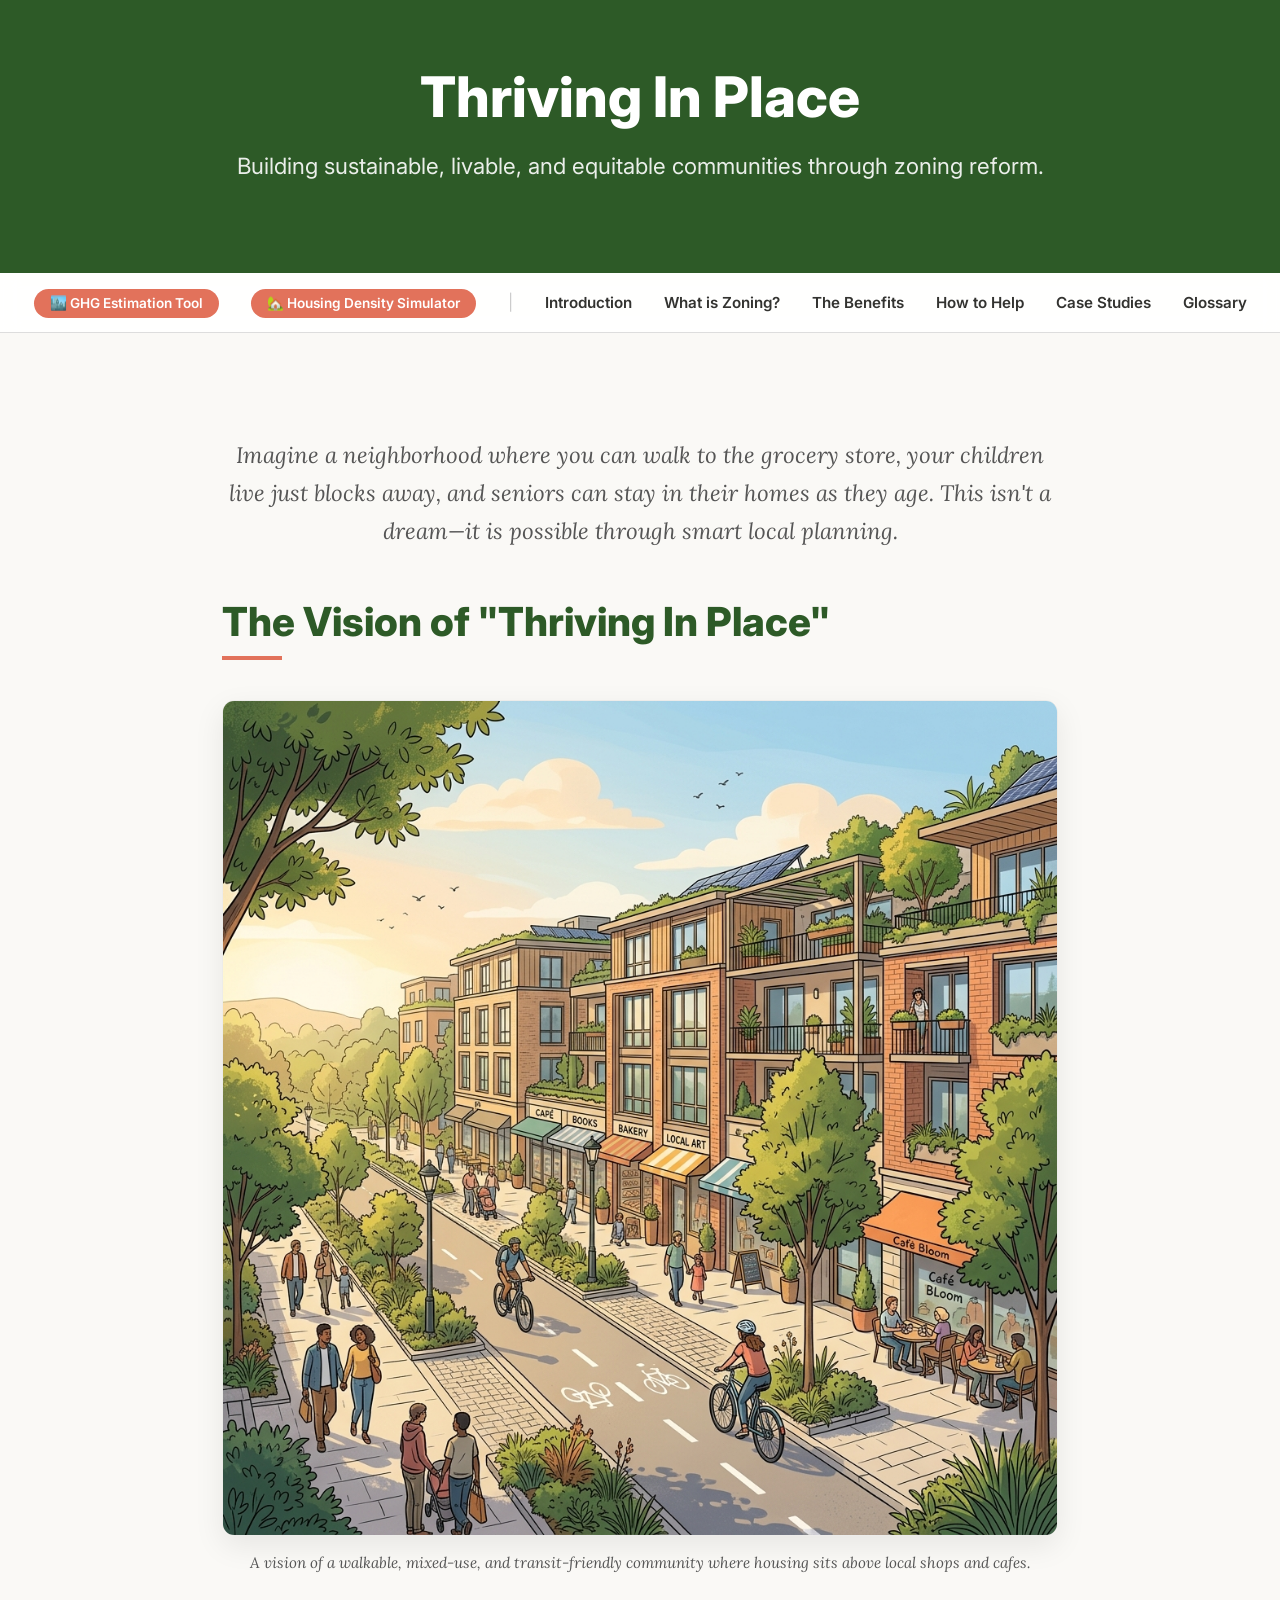
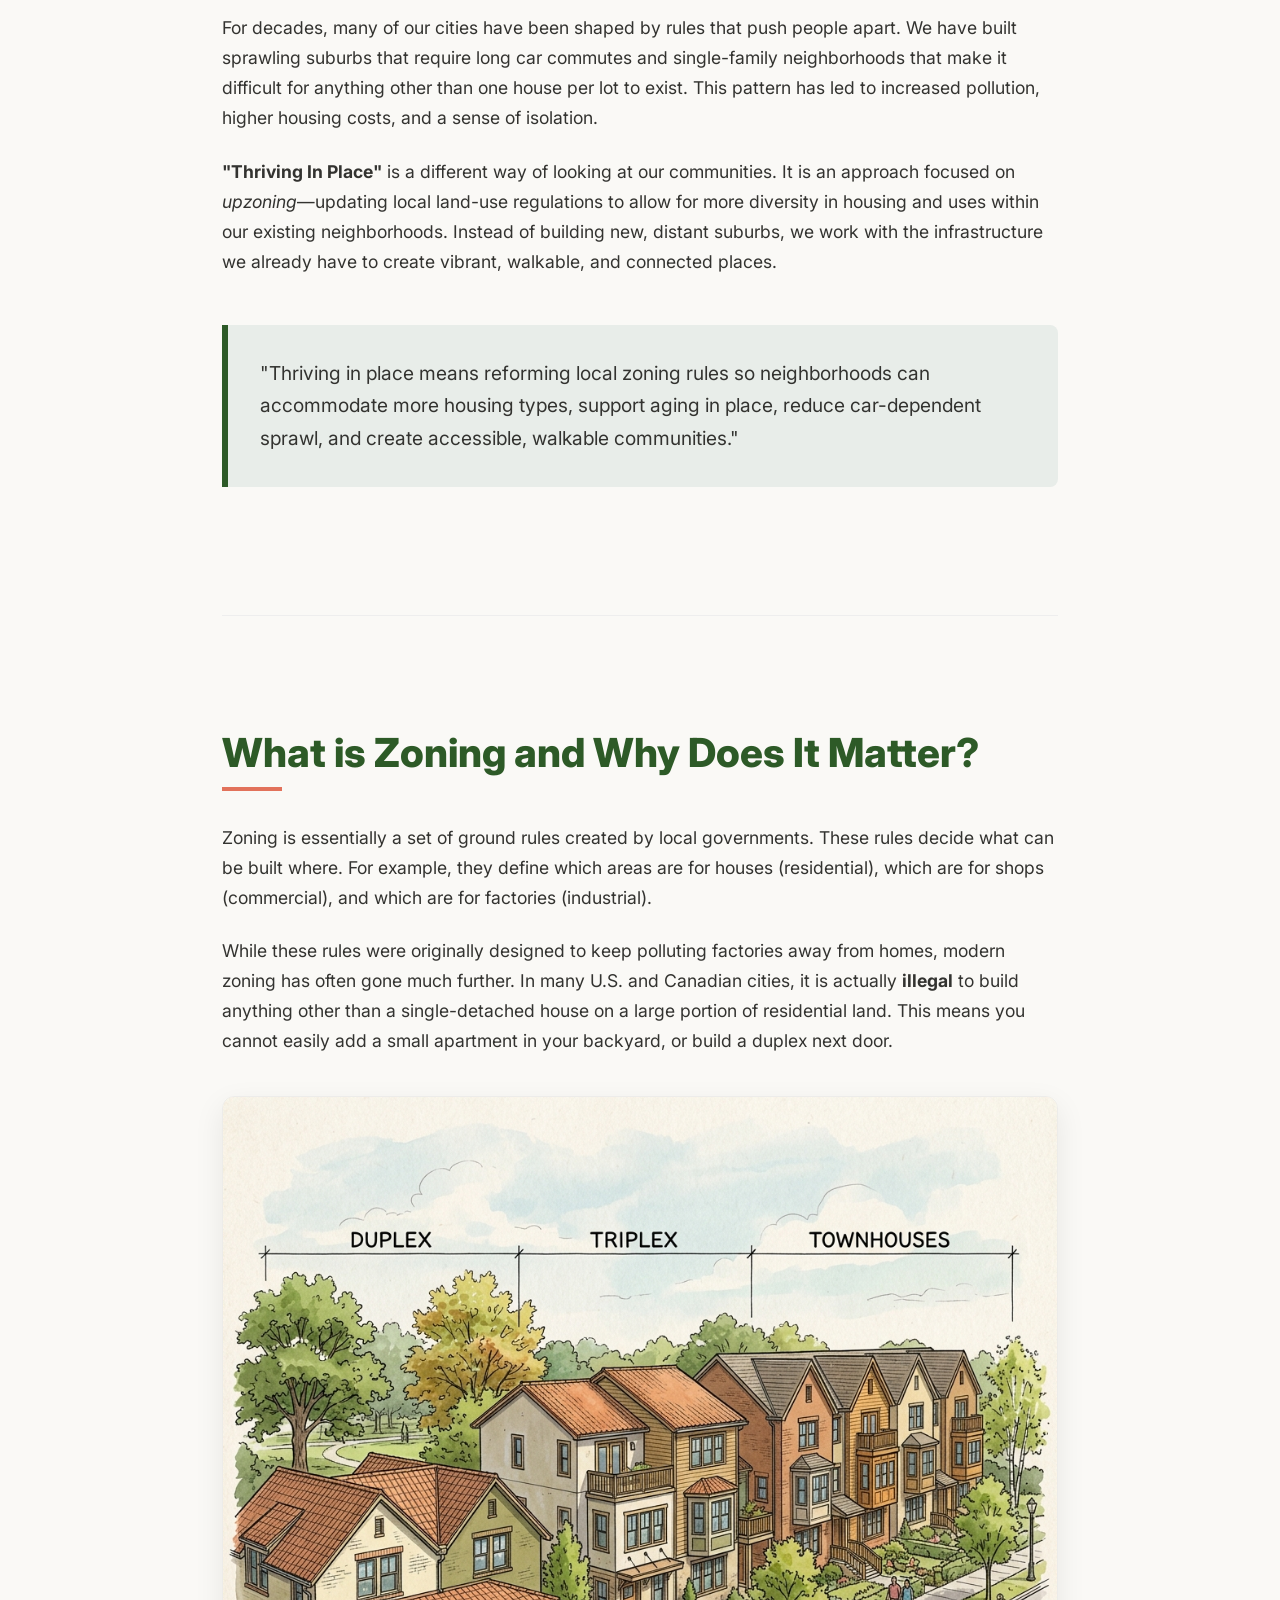
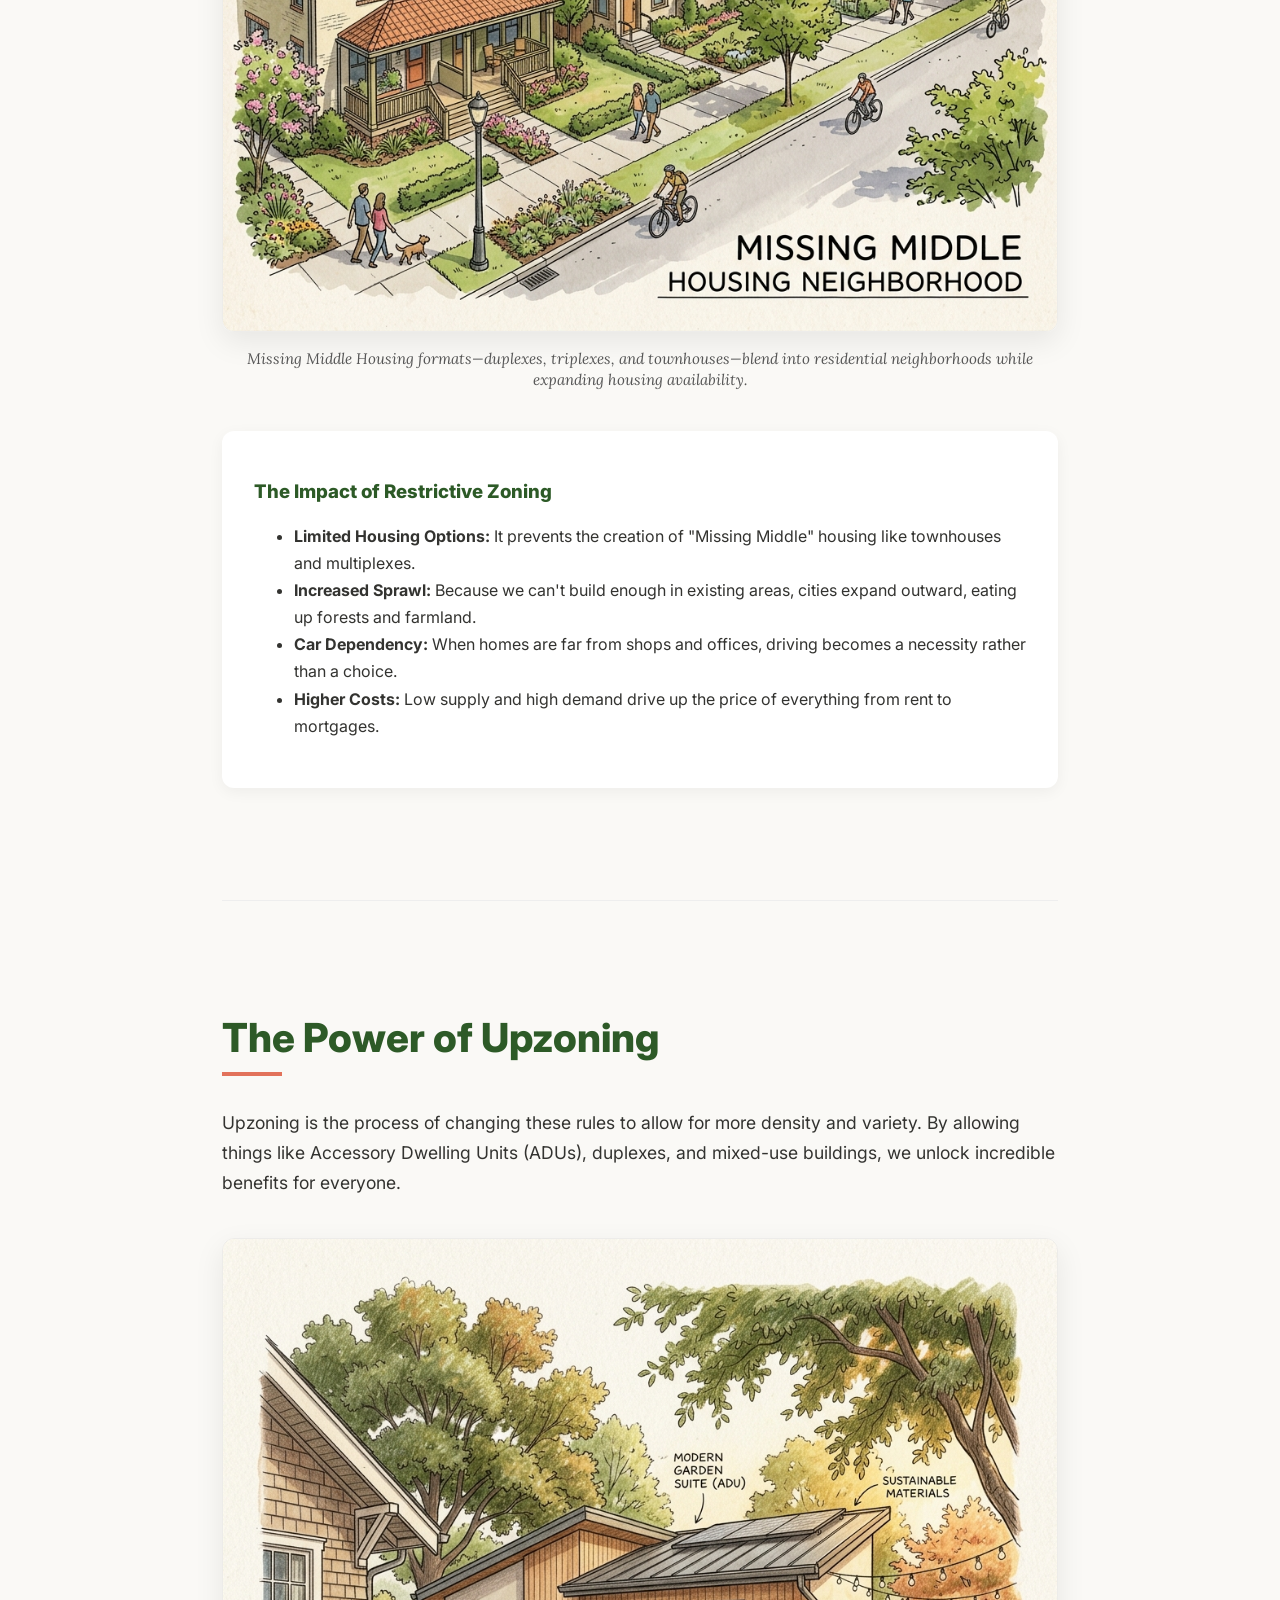
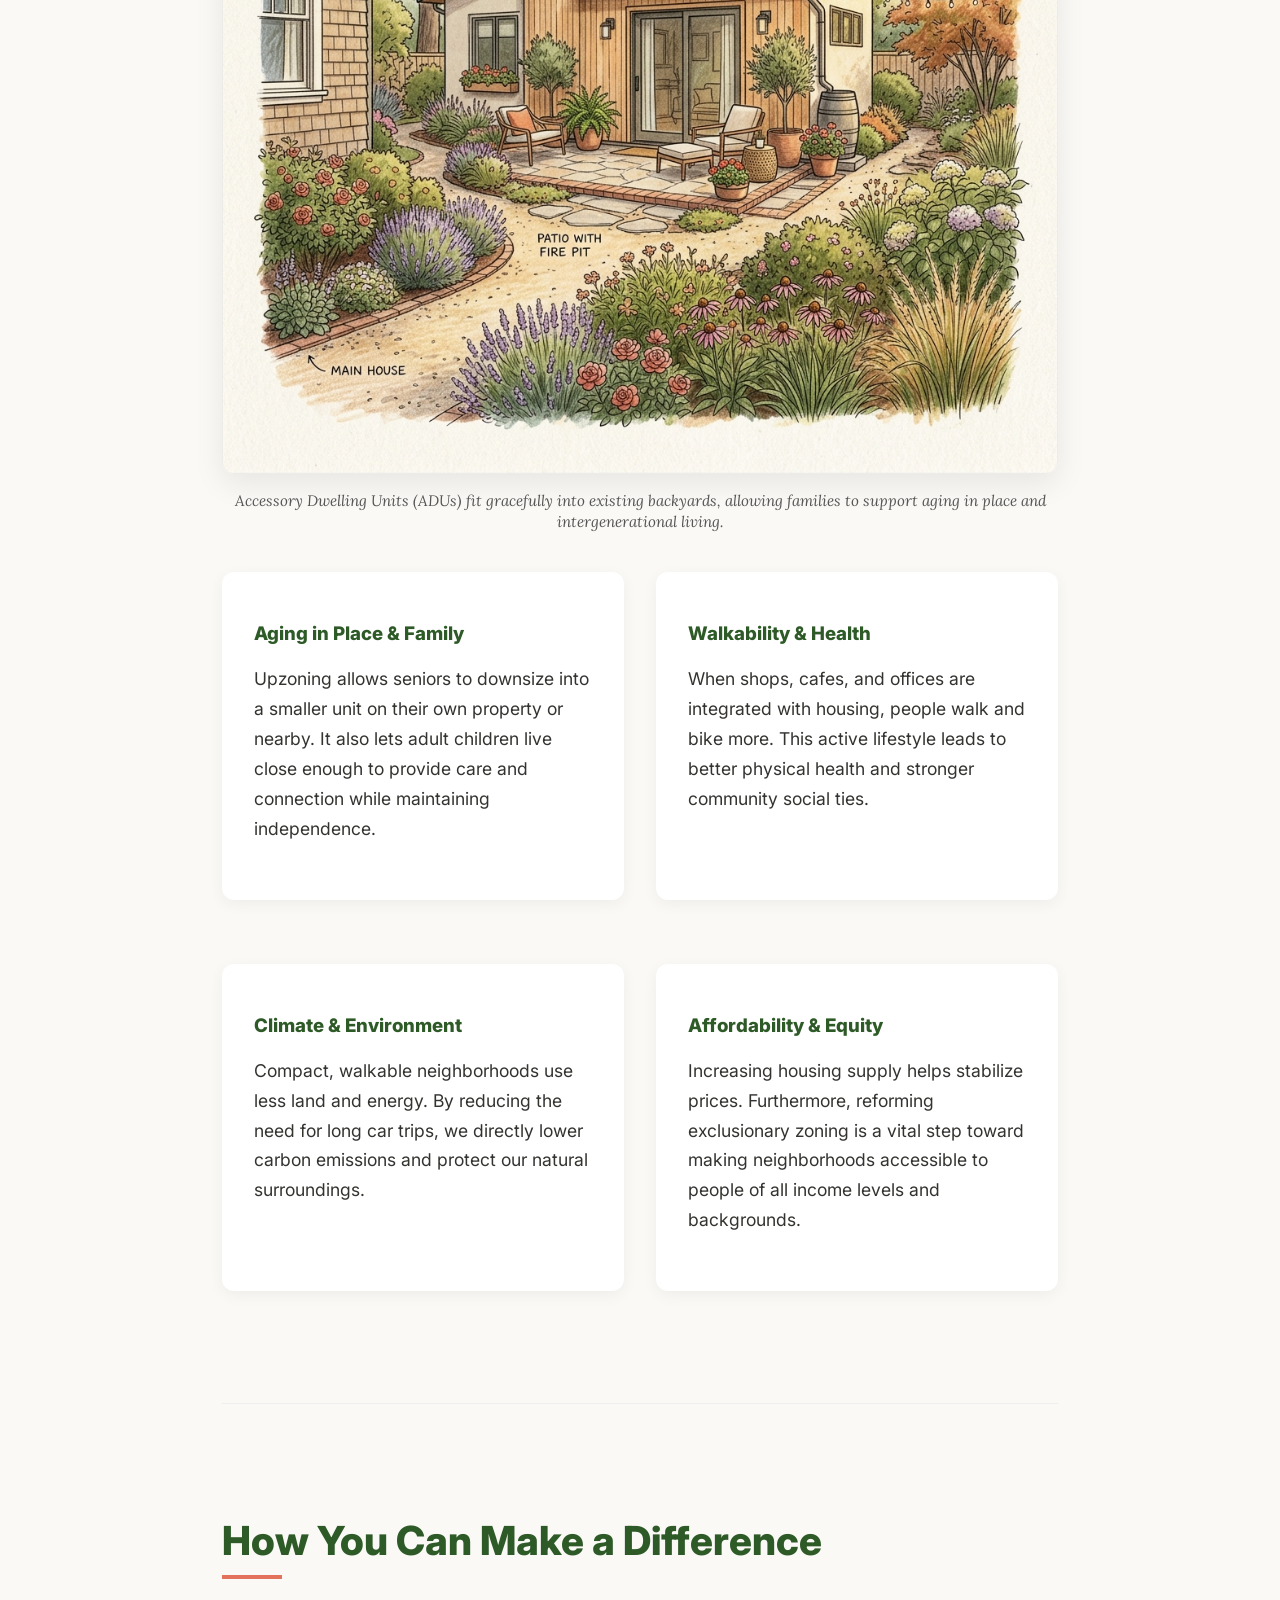
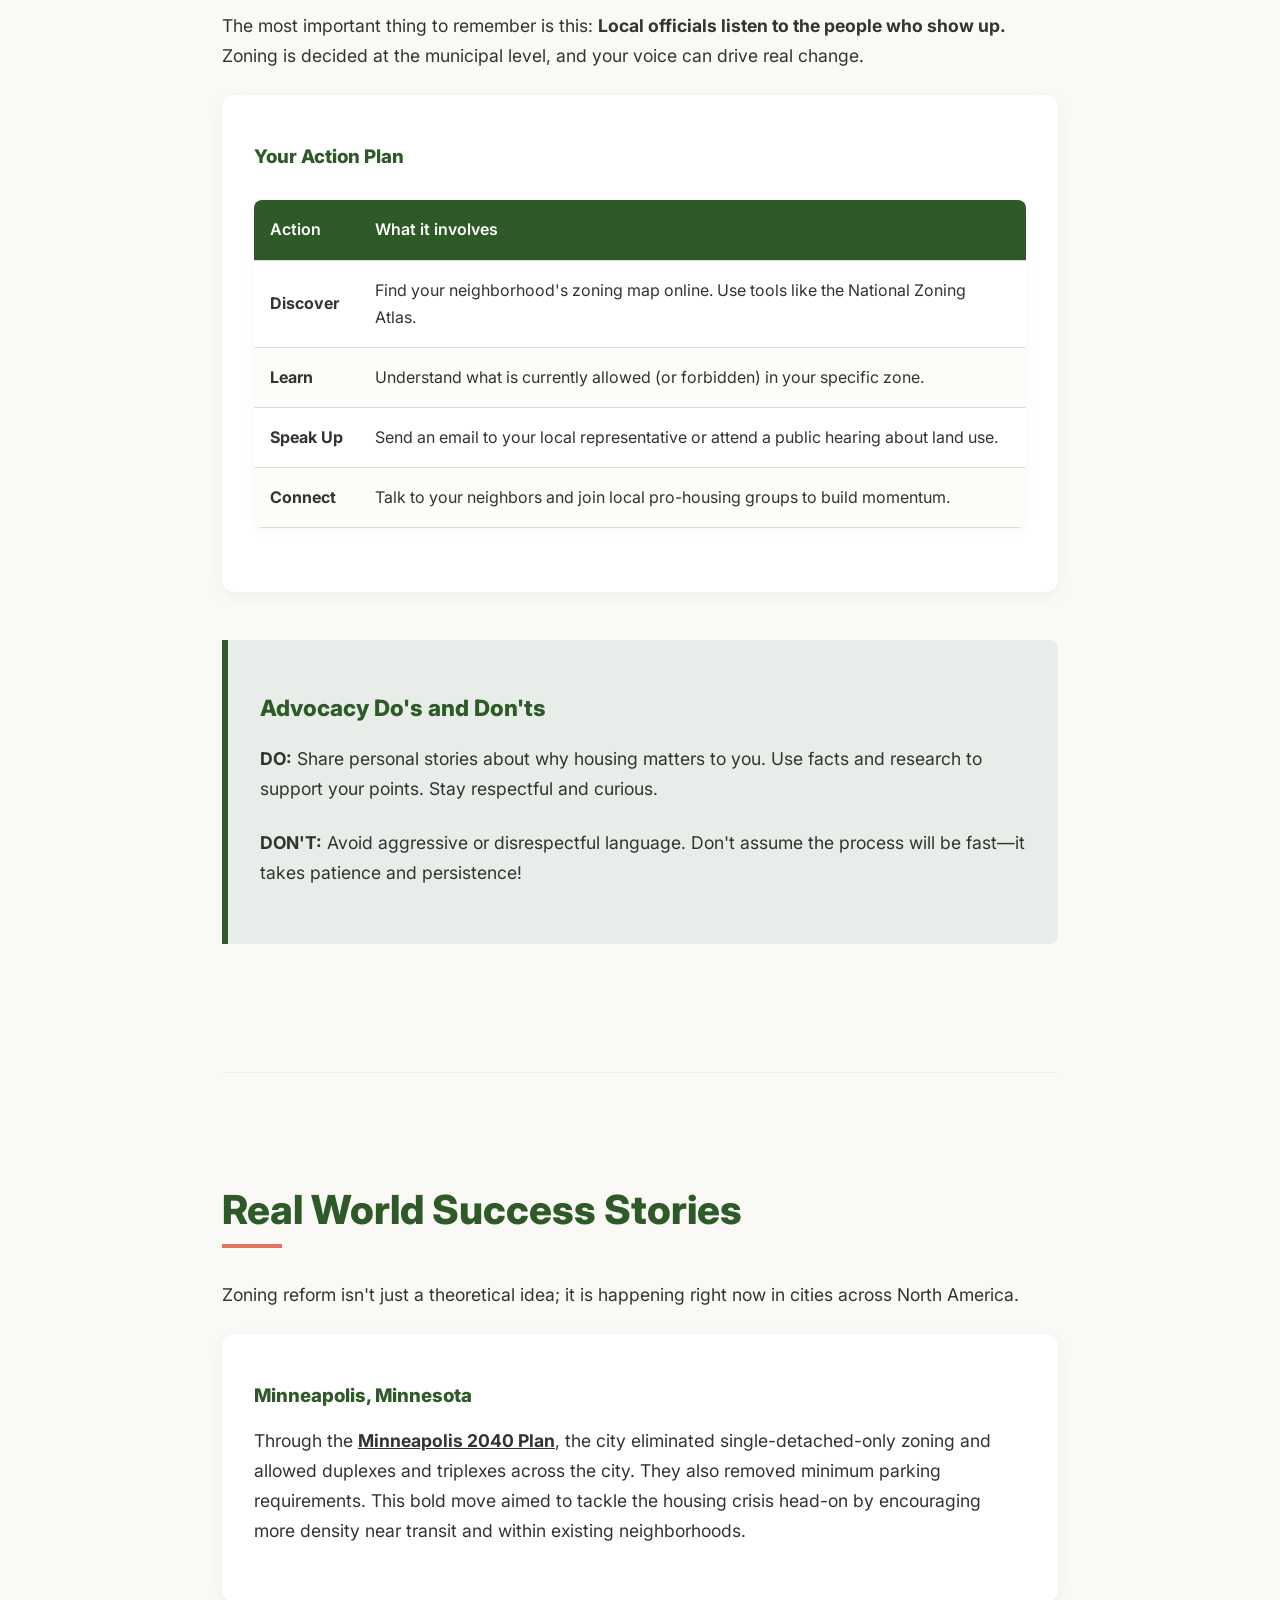
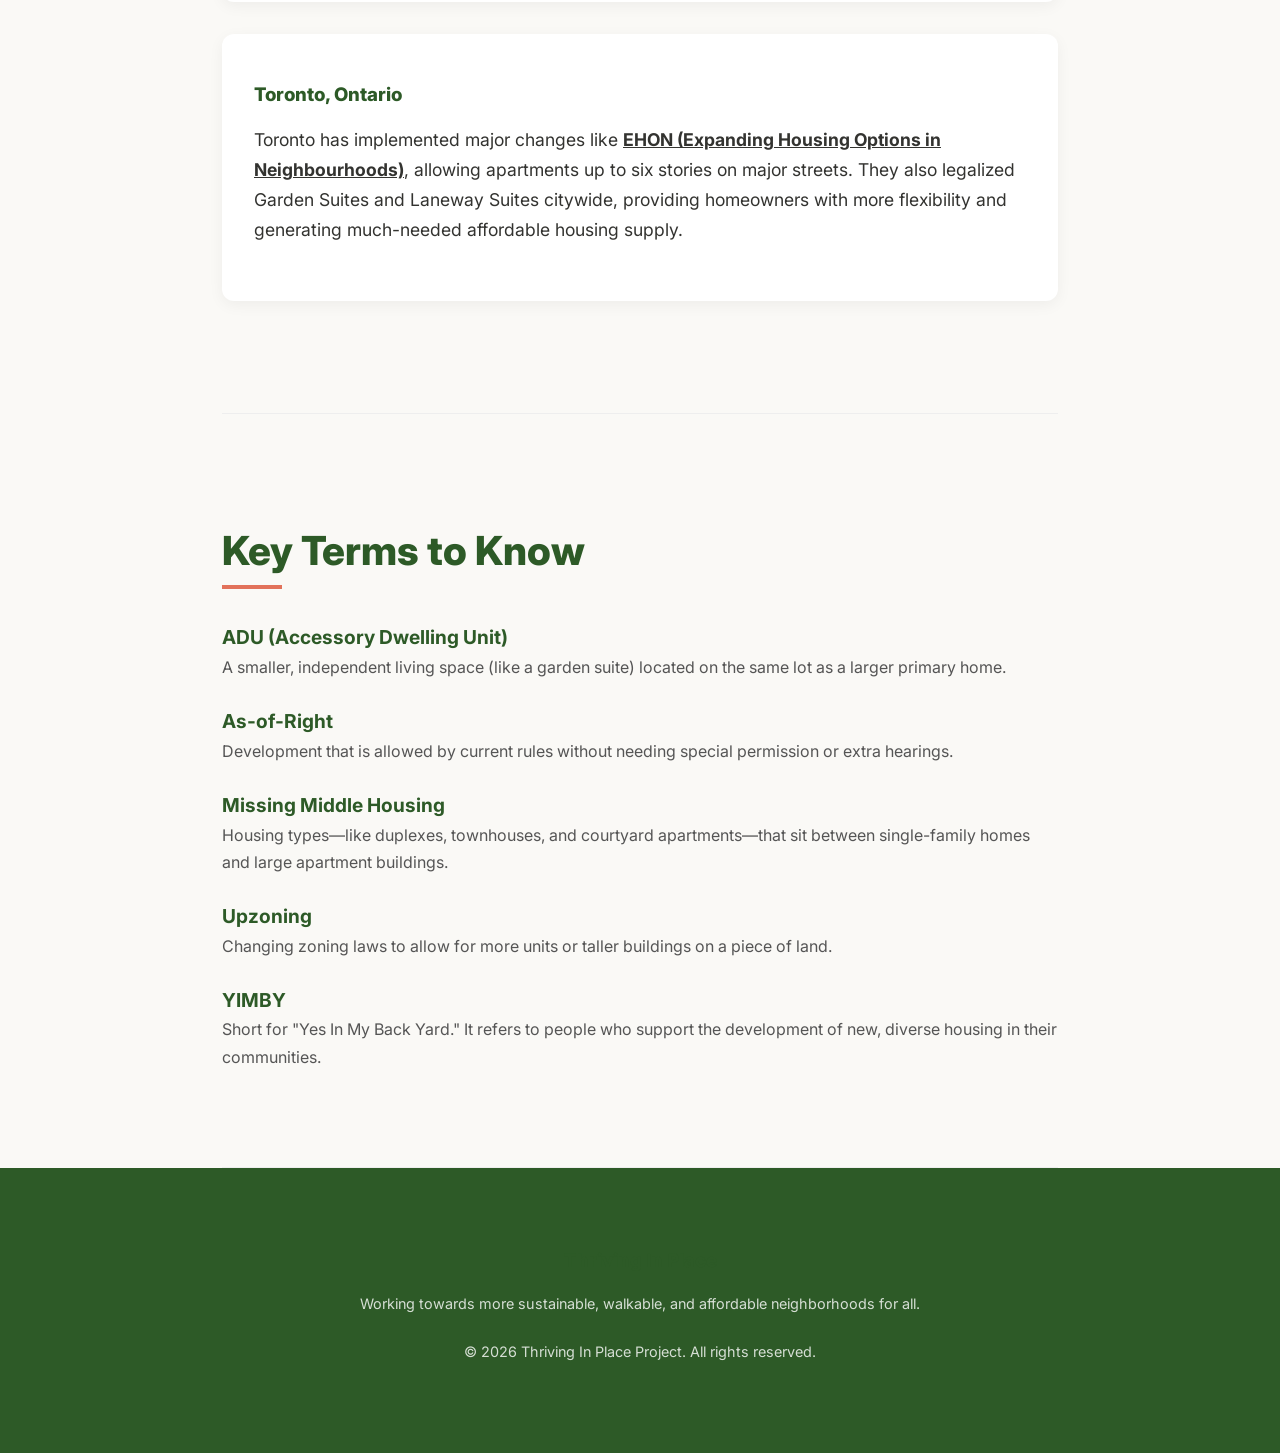
<file: index.html>
<!DOCTYPE html>
<html lang="en">
<head>
    <meta charset="UTF-8">
    <meta name="viewport" content="width=device-width, initial-scale=1.0">
    <meta name="description" content="Explore zoning reform and upzoning strategies to build sustainable, walkable, affordable, and equitable neighborhoods that allow everyone to thrive in place.">
    <title>Thriving In Place | Sustainable Communities through Zoning Reform</title>
    <link rel="preconnect" href="https://fonts.googleapis.com">
    <link rel="preconnect" href="https://fonts.gstatic.com" crossorigin>
    <link href="https://fonts.googleapis.com/css2?family=Inter:wght@400;600;800&family=Lora:ital,wght@0,400;0,700;1,400&display=swap" rel="stylesheet">
    <style>
        :root {
            --color-primary: #2d5a27; /* Forest Green */
            --color-secondary: #e2725b; /* Terracotta Accent */
            --color-bg: #faf9f6; /* Off-white/Cream */
            --color-text: #333330; /* Dark Charcoal */
            --color-accent-light: #e8ede9; /* Very light green */
            --color-white: #ffffff;
        }

        * {
            box-sizing: border-box;
            scroll-behavior: smooth;
        }

        body {
            margin: 0;
            padding: 0;
            font-family: 'Inter', sans-serif;
            line-height: 1.7;
            color: var(--color-text);
            background-color: var(--color-bg);
        }

        h1, h2, h3 {
            font-family: 'Inter', sans-serif;
            font-weight: 800;
            color: var(--color-primary);
            line-height: 1.2;
        }

        p {
            margin-bottom: 1.5rem;
            font-size: 1.1rem;
        }

        /* Layout */
        .container {
            max-width: 900px;
            margin: 0 auto;
            padding: 0 2rem;
        }

        header {
            background-color: var(--color-primary);
            color: var(--color-white);
            padding: 4rem 0;
            text-align: center;
        }

        header h1 {
            color: var(--color-white);
            font-size: 3.5rem;
            margin: 0;
        }

        header p {
            font-size: 1.4rem;
            opacity: 0.9;
            margin-top: 1rem;
        }

        /* Navigation */
        nav {
            position: sticky;
            top: 0;
            background: rgba(255, 255, 255, 0.9);
            backdrop-filter: blur(10px);
            border-bottom: 1px solid #ddd;
            padding: 1rem 0;
            z-index: 1000;
        }

        nav ul {
            list-style: none;
            margin: 0;
            padding: 0;
            display: flex;
            justify-content: center;
            gap: 2rem;
        }

        nav a {
            text-decoration: none;
            color: var(--color-text);
            font-weight: 600;
            font-size: 0.95rem;
            transition: color 0.3s ease;
        }

        nav a:hover {
            color: var(--color-secondary);
        }

        nav a[href^="ghg-tool"],
        nav a[href^="housing-tool"] {
            background: var(--color-secondary);
            color: var(--color-white);
            padding: 0.4rem 1rem;
            border-radius: 20px;
            font-size: 0.85rem;
            transition: background 0.3s ease, transform 0.2s ease;
        }

        nav a[href^="ghg-tool"]:hover,
        nav a[href^="housing-tool"]:hover {
            background: var(--color-primary);
            color: var(--color-white);
            transform: translateY(-1px);
        }

        .nav-divider {
            color: #ccc;
            user-select: none;
        }

        /* Sections */
        section {
            padding: 5rem 0;
            border-bottom: 1px solid #eee;
        }

        .hero-text {
            font-family: 'Lora', serif;
            font-size: 1.4rem;
            font-style: italic;
            color: #555;
            text-align: center;
            margin-bottom: 3rem;
        }

        h2 {
            font-size: 2.5rem;
            margin-bottom: 2rem;
            position: relative;
        }

        h2::after {
            content: "";
            display: block;
            width: 60px;
            height: 4px;
            background: var(--color-secondary);
            margin-top: 10px;
        }

        /* Card / Box Styles */
        .card {
            background: var(--color-white);
            padding: 2rem;
            border-radius: 12px;
            box-shadow: 0 4px 15px rgba(0,0,0,0.05);
            margin-bottom: 2rem;
            transition: transform 0.3s ease, box-shadow 0.3s ease;
        }

        .link-text a {
            color: inherit;
            text-decoration: underline;
        }

        .link-text a:hover {
            color: var(--color-secondary);
        }

        .highlight-box {
            background: var(--color-accent-light);
            border-left: 6px solid var(--color-primary);
            padding: 2rem;
            font-size: 1.2rem;
            margin: 3rem 0;
            border-radius: 0 8px 8px 0;
        }

        blockquote {
            font-family: 'Lora', serif;
            font-size: 1.5rem;
            font-style: italic;
            border-left: none;
            text-align: center;
            padding: 2rem;
            margin: 3rem 0;
            background: #f0f4f0;
            color: var(--color-primary);
            border-radius: 8px;
        }

        /* Table Styles */
        table {
            width: 100%;
            border-collapse: collapse;
            margin: 2rem 0;
            background: var(--color-white);
            border-radius: 8px;
            overflow: hidden;
            box-shadow: 0 4px 12px rgba(0,0,0,0.03);
        }

        th, td {
            padding: 1rem;
            text-align: left;
            border-bottom: 1px solid #ddd;
        }

        th {
            background: var(--color-primary);
            color: white;
            font-weight: 600;
        }

        tr:nth-child(even) {
            background-color: #fcfcf9;
        }

        tr:hover {
            background-color: #f5f7f5;
        }

        /* Image Styles */
        .image-container {
            margin: 2.5rem 0;
            text-align: center;
        }

        .featured-image {
            width: 100%;
            max-width: 100%;
            height: auto;
            border-radius: 12px;
            box-shadow: 0 10px 30px rgba(0,0,0,0.08);
            border: 1px solid rgba(0, 0, 0, 0.05);
            display: block;
            transition: transform 0.3s ease, box-shadow 0.3s ease;
        }

        .featured-image:hover {
            transform: translateY(-4px);
            box-shadow: 0 15px 35px rgba(0,0,0,0.12);
        }

        .image-caption {
            font-family: 'Lora', serif;
            font-size: 0.95rem;
            font-style: italic;
            color: #555;
            margin-top: 1rem;
            line-height: 1.4;
        }

        /* Grid for Benefits */
        .benefits-grid {
            display: grid;
            grid-template-columns: repeat(auto-fit, minmax(300px, 1fr));
            gap: 2rem;
        }

        /* Glossary List */
        dl dt {
            font-weight: bold;
            color: var(--color-primary);
            margin-top: 1.5rem;
            font-size: 1.2rem;
        }

        dl dd {
            margin-left: 0;
            margin-bottom: 1rem;
            color: #555;
        }

        footer {
            background: var(--color-primary);
            color: white;
            padding: 4rem 0;
            text-align: center;
        }

        .footer-content p {
            opacity: 0.8;
            font-size: 0.9rem;
        }

        /* Responsive */
        @media (max-width: 768px) {
            nav ul {
                flex-direction: column;
                align-items: center;
                gap: 1rem;
            }
            header h1 {
                font-size: 2.5rem;
            }
            .nav-divider {
                display: none;
            }
        }
    </style>
</head>
<body>

<header>
    <div class="container">
        <h1>Thriving In Place</h1>
        <p>Building sustainable, livable, and equitable communities through zoning reform.</p>
    </div>
</header>

<nav>
    <ul>
        <li><a href="ghg-tool/" id="nav-ghg-tool">🏙️ GHG Estimation Tool</a></li>
        <li><a href="housing-tool/" id="nav-housing-tool">🏡 Housing Density Simulator</a></li>
        <li class="nav-divider" aria-hidden="true">|</li>
        <li><a href="#intro">Introduction</a></li>
        <li><a href="#zoning">What is Zoning?</a></li>
        <li><a href="#benefits">The Benefits</a></li>
        <li><a href="#advocacy">How to Help</a></li>
        <li><a href="#cases">Case Studies</a></li>
        <li><a href="#glossary">Glossary</a></li>
    </ul>
</nav>


<main class="container">

    <!-- Introduction -->
    <section id="intro">
        <p class="hero-text">Imagine a neighborhood where you can walk to the grocery store, your children live just blocks away, and seniors can stay in their homes as they age. This isn't a dream—it is possible through smart local planning.</p>
        <h2>The Vision of "Thriving In Place"</h2>
        
        <div class="image-container">
            <img src="assets/walkable_neighborhood.png" alt="A vibrant, walkable, and sustainable mixed-use neighborhood illustration" class="featured-image">
            <div class="image-caption">A vision of a walkable, mixed-use, and transit-friendly community where housing sits above local shops and cafes.</div>
        </div>

        <p>For decades, many of our cities have been shaped by rules that push people apart. We have built sprawling suburbs that require long car commutes and single-family neighborhoods that make it difficult for anything other than one house per lot to exist. This pattern has led to increased pollution, higher housing costs, and a sense of isolation.</p>
        <p><strong>"Thriving In Place"</strong> is a different way of looking at our communities. It is an approach focused on <em>upzoning</em>—updating local land-use regulations to allow for more diversity in housing and uses within our existing neighborhoods. Instead of building new, distant suburbs, we work with the infrastructure we already have to create vibrant, walkable, and connected places.</p>
        <div class="highlight-box">
            "Thriving in place means reforming local zoning rules so neighborhoods can accommodate more housing types, support aging in place, reduce car-dependent sprawl, and create accessible, walkable communities."
        </div>
    </section>

    <!-- What is Zoning? -->
    <section id="zoning">
        <h2>What is Zoning and Why Does It Matter?</h2>
        <p>Zoning is essentially a set of ground rules created by local governments. These rules decide what can be built where. For example, they define which areas are for houses (residential), which are for shops (commercial), and which are for factories (industrial).</p>
        <p>While these rules were originally designed to keep polluting factories away from homes, modern zoning has often gone much further. In many U.S. and Canadian cities, it is actually <strong>illegal</strong> to build anything other than a single-detached house on a large portion of residential land. This means you cannot easily add a small apartment in your backyard, or build a duplex next door.</p>
        
        <div class="image-container">
            <img src="assets/missing_middle.png" alt="Missing Middle Housing options side-by-side: duplex, triplex, and townhouses" class="featured-image">
            <div class="image-caption">Missing Middle Housing formats—duplexes, triplexes, and townhouses—blend into residential neighborhoods while expanding housing availability.</div>
        </div>

        <div class="card">
            <h3>The Impact of Restrictive Zoning</h3>
            <ul>
                <li><strong>Limited Housing Options:</strong> It prevents the creation of "Missing Middle" housing like townhouses and multiplexes.</li>
                <li><strong>Increased Sprawl:</strong> Because we can't build enough in existing areas, cities expand outward, eating up forests and farmland.</li>
                <li><strong>Car Dependency:</strong> When homes are far from shops and offices, driving becomes a necessity rather than a choice.</li>
                <li><strong>Higher Costs:</strong> Low supply and high demand drive up the price of everything from rent to mortgages.</li>
            </ul>
        </div>
    </section>

    <!-- The Benefits -->
    <section id="benefits">
        <h2>The Power of Upzoning</h2>
        <p>Upzoning is the process of changing these rules to allow for more density and variety. By allowing things like Accessory Dwelling Units (ADUs), duplexes, and mixed-use buildings, we unlock incredible benefits for everyone.</p>
        
        <div class="image-container">
            <img src="assets/adu_backyard.png" alt="A modern backyard garden suite or Accessory Dwelling Unit" class="featured-image">
            <div class="image-caption">Accessory Dwelling Units (ADUs) fit gracefully into existing backyards, allowing families to support aging in place and intergenerational living.</div>
        </div>

        <div class="benefits-grid">
            <div class="card">
                <h3>Aging in Place & Family</h3>
                <p>Upzoning allows seniors to downsize into a smaller unit on their own property or nearby. It also lets adult children live close enough to provide care and connection while maintaining independence.</p>
            </div>
            <div class="card">
                <h3>Walkability & Health</h3>
                <p>When shops, cafes, and offices are integrated with housing, people walk and bike more. This active lifestyle leads to better physical health and stronger community social ties.</p>
            </div>
            <div class="card">
                <h3>Climate & Environment</h3>
                <p>Compact, walkable neighborhoods use less land and energy. By reducing the need for long car trips, we directly lower carbon emissions and protect our natural surroundings.</p>
            </div>
            <div class="card">
                <h3>Affordability & Equity</h3>
                <p>Increasing housing supply helps stabilize prices. Furthermore, reforming exclusionary zoning is a vital step toward making neighborhoods accessible to people of all income levels and backgrounds.</p>
            </div>
        </div>
    </section>

    <!-- How to Help -->
    <section id="advocacy">
        <h2>How You Can Make a Difference</h2>
        <p>The most important thing to remember is this: <strong>Local officials listen to the people who show up.</strong> Zoning is decided at the municipal level, and your voice can drive real change.</p>
        
        <div class="card">
            <h3>Your Action Plan</h3>
            <table>
                <thead>
                    <tr>
                        <th>Action</th>
                        <th>What it involves</th>
                    </tr>
                </thead>
                <tbody>
                    <tr>
                        <td><strong>Discover</strong></td>
                        <td>Find your neighborhood's zoning map online. Use tools like the National Zoning Atlas.</td>
                    </tr>
                    <tr>
                        <td><strong>Learn</strong></td>
                        <td>Understand what is currently allowed (or forbidden) in your specific zone.</td>
                    </tr>
                    <tr>
                        <td><strong>Speak Up</strong></td>
                        <td>Send an email to your local representative or attend a public hearing about land use.</td>
                    </tr>
                    <tr>
                        <td><strong>Connect</strong></td>
                        <td>Talk to your neighbors and join local pro-housing groups to build momentum.</td>
                    </tr>
                </tbody>
            </table>
        </div>

        <div class="highlight-box">
            <h3>Advocacy Do's and Don'ts</h3>
            <p><strong>DO:</strong> Share personal stories about why housing matters to you. Use facts and research to support your points. Stay respectful and curious.</p>
            <p><strong>DON'T:</strong> Avoid aggressive or disrespectful language. Don't assume the process will be fast—it takes patience and persistence!</p>
        </div>
    </section>

    <!-- Case Studies -->
    <section id="cases">
        <h2>Real World Success Stories</h2>
        <p>Zoning reform isn't just a theoretical idea; it is happening right now in cities across North America.</p>
        
        <div class="card">
            <h3>Minneapolis, Minnesota</h3>
            <p>Through the <strong class="link-text"><a href="minneapolis.html">Minneapolis 2040 Plan</a></strong>, the city eliminated single-detached-only zoning and allowed duplexes and triplexes across the city. They also removed minimum parking requirements. This bold move aimed to tackle the housing crisis head-on by encouraging more density near transit and within existing neighborhoods.</p>
        </div>

        <div class="card">
            <h3>Toronto, Ontario</h3>
            <p>Toronto has implemented major changes like <strong class="link-text"><a href="toronto.html">EHON (Expanding Housing Options in Neighbourhoods)</a></strong>, allowing apartments up to six stories on major streets. They also legalized Garden Suites and Laneway Suites citywide, providing homeowners with more flexibility and generating much-needed affordable housing supply.</p>
        </div>
    </section>

    <!-- Glossary -->
    <section id="glossary">
        <h2>Key Terms to Know</h2>
        <dl>
            <dt>ADU (Accessory Dwelling Unit)</dt>
            <dd>A smaller, independent living space (like a garden suite) located on the same lot as a larger primary home.</dd>

            <dt>As-of-Right</dt>
            <dd>Development that is allowed by current rules without needing special permission or extra hearings.</dd>

            <dt>Missing Middle Housing</dt>
            <dd>Housing types—like duplexes, townhouses, and courtyard apartments—that sit between single-family homes and large apartment buildings.</dd>

            <dt>Upzoning</dt>
            <dd>Changing zoning laws to allow for more units or taller buildings on a piece of land.</dd>

            <dt>YIMBY</dt>
            <dd>Short for "Yes In My Back Yard." It refers to people who support the development of new, diverse housing in their communities.</dd>
        </dl>
    </section>

</main>

<footer>
    <div class="container footer-content">
        <h3>Thriving In Place</h3>
        <p>Working towards more sustainable, walkable, and affordable neighborhoods for all.</p>
        <p>&copy; 2026 Thriving In Place Project. All rights reserved.</p>
    </div>
</footer>

</body>
</html>
</file>
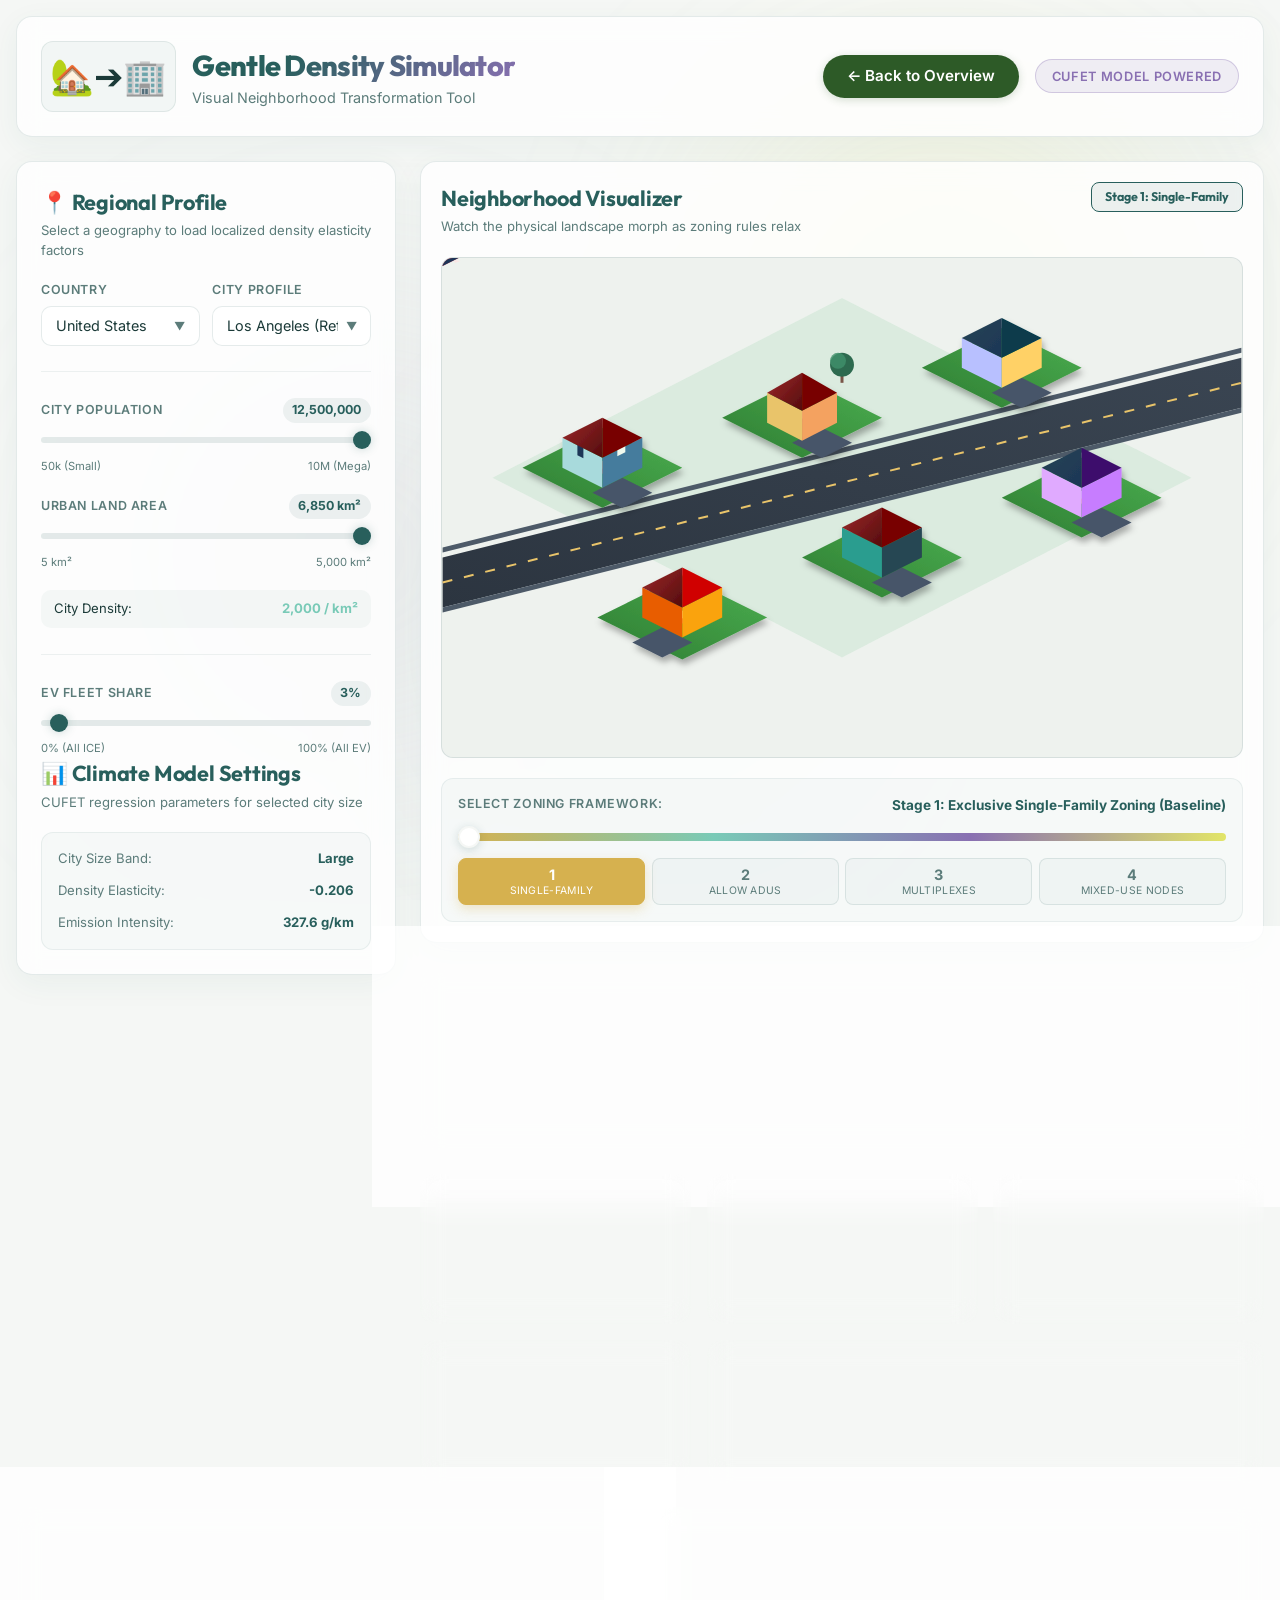
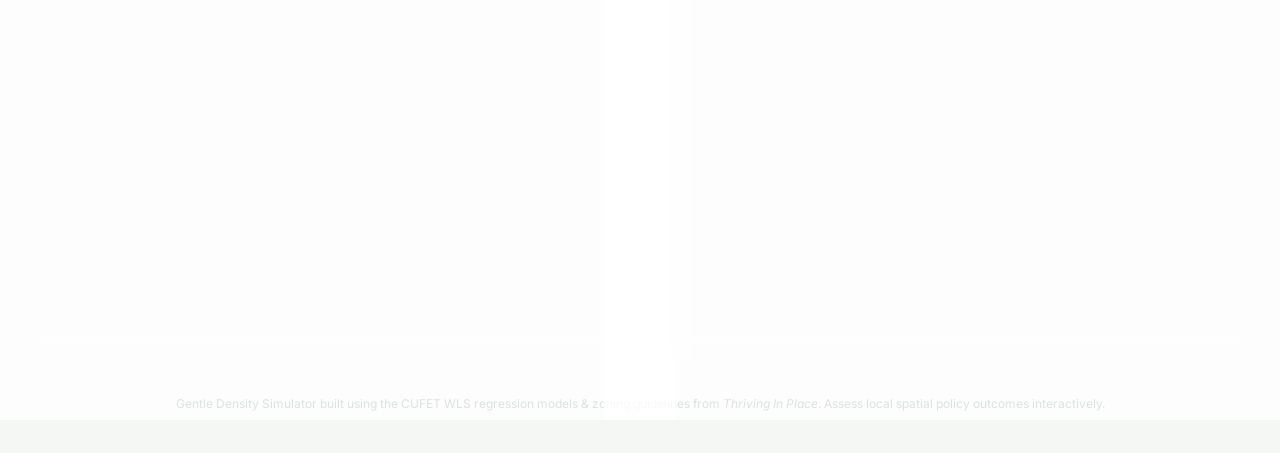
<file: housing-tool/index.html>
<!DOCTYPE html>
<html lang="en">
<head>
    <meta charset="UTF-8">
    <meta name="viewport" content="width=device-width, initial-scale=1.0">
    <title>Gentle Density Simulator • Visual Neighborhood Transformation Tool</title>
    <meta name="description" content="Simulate the visual, climate, and social impacts of gentle density upzoning stages. Driven by the CUFET regression model.">
    <!-- Google Fonts -->
    <link rel="preconnect" href="https://fonts.googleapis.com">
    <link rel="preconnect" href="https://fonts.gstatic.com" crossorigin>
    <link href="https://fonts.googleapis.com/css2?family=Inter:wght@300;400;500;600;700&family=Outfit:wght@400;500;600;700;800&display=swap" rel="stylesheet">
    <link rel="stylesheet" href="index.css?v=2">
</head>
<body class="light-theme">
    <!-- Background Glow Effects -->
    <div class="glow-container">
        <div class="glow-sphere glow-green"></div>
        <div class="glow-sphere glow-blue"></div>
        <div class="glow-sphere glow-purple"></div>
    </div>

    <header class="app-header">
        <div class="header-content">
            <div class="logo-area">
                <span class="logo-icon">🏡➔🏢</span>
                <div>
                    <h1>Gentle Density Simulator</h1>
                    <p class="subtitle">Visual Neighborhood Transformation Tool</p>
                </div>
            </div>
            <div class="header-actions">
                <a href="../index.html" class="back-link">&larr; Back to Overview</a>
                <div class="header-tag">
                    <span>CUFET Model Powered</span>
                </div>
            </div>
        </div>
    </header>

    <main class="app-main">
        <div class="simulator-grid">
            
            <!-- COLUMN 1: Inputs & Parameters Selector -->
            <section class="control-panel glass-card">
                <div class="card-header">
                    <h2>📍 Regional Profile</h2>
                    <p class="card-subtitle">Select a geography to load localized density elasticity factors</p>
                </div>
                
                <form id="simulator-form" class="form-container" onsubmit="event.preventDefault();">
                    <!-- Geography Selection -->
                    <div class="form-group row-group">
                        <div class="field-item">
                            <label for="country-select">Country</label>
                            <div class="select-wrapper">
                                <select id="country-select" required>
                                    <option value="" disabled selected>Select Country...</option>
                                </select>
                            </div>
                        </div>
                        <div class="field-item">
                            <label for="city-select">City Profile</label>
                            <div class="select-wrapper">
                                <select id="city-select">
                                    <option value="">-- Custom / Manual --</option>
                                </select>
                            </div>
                        </div>
                    </div>

                    <!-- Custom City Inputs (Visible if Custom City selected) -->
                    <div class="form-group" id="custom-city-group" style="display: none;">
                        <label for="city-name-input">City Name</label>
                        <input type="text" id="city-name-input" value="Custom City">
                    </div>

                    <div class="divider"></div>

                    <!-- Baseline Parameters Sliders -->
                    <div class="form-group">
                        <div class="slider-header">
                            <label for="pop-slider">City Population</label>
                            <span class="slider-val-badge" id="pop-val">500,000</span>
                        </div>
                        <input type="range" id="pop-slider" min="50000" max="10000000" step="5000" value="500000" class="custom-slider">
                        <div class="slider-labels">
                            <span>50k (Small)</span>
                            <span>10M (Mega)</span>
                        </div>
                    </div>

                    <div class="form-group">
                        <div class="slider-header">
                            <label for="area-slider">Urban Land Area</label>
                            <span class="slider-val-badge" id="area-val">300 km²</span>
                        </div>
                        <input type="range" id="area-slider" min="5" max="5000" step="5" value="300" class="custom-slider">
                        <div class="slider-labels">
                            <span>5 km²</span>
                            <span>5,000 km²</span>
                        </div>
                    </div>

                    <div class="form-group info-row">
                        <span class="density-label">City Density:</span>
                        <strong class="density-val" id="baseline-density">1,667 / km²</strong>
                    </div>

                    <div class="divider"></div>

                    <div class="form-group">
                        <div class="slider-header">
                            <label for="ev-slider">EV Fleet Share</label>
                            <span class="slider-val-badge" id="ev-val">5%</span>
                        </div>
                        <input type="range" id="ev-slider" min="0" max="100" step="1" value="5" class="custom-slider">
                        <div class="slider-labels">
                            <span>0% (All ICE)</span>
                            <span>100% (All EV)</span>
                        </div>
                    </div>
                </form>

                <div class="card-header mt-6">
                    <h2>📊 Climate Model Settings</h2>
                    <p class="card-subtitle">CUFET regression parameters for selected city size</p>
                </div>
                
                <div class="model-readout">
                    <div class="readout-item">
                        <span class="readout-label">City Size Band:</span>
                        <strong id="badge-size-cat" class="readout-val">Medium</strong>
                    </div>
                    <div class="readout-item">
                        <span class="readout-label">Density Elasticity:</span>
                        <strong id="badge-density-elas" class="readout-val">-0.512</strong>
                    </div>
                    <div class="readout-item">
                        <span class="readout-label">Emission Intensity:</span>
                        <strong id="badge-emission-intensity" class="readout-val">226.2 g/km</strong>
                    </div>
                </div>
            </section>
            
            <!-- COLUMN 2: Visual Map & Zoning Slider -->
            <section class="visuals-panel">
                
                <!-- Map Card containing Isometric SVG -->
                <article class="map-card glass-card">
                    <div class="card-header flex-header">
                        <div>
                            <h2>Neighborhood Visualizer</h2>
                            <p class="card-subtitle">Watch the physical landscape morph as zoning rules relax</p>
                        </div>
                        <div class="stage-badge" id="current-stage-title">Stage 1: Single-Family</div>
                    </div>
                    
                    <div class="map-container">
                        <!-- Isometric SVG Map -->
                        <svg id="neighborhood-svg" viewBox="0 0 800 500" preserveAspectRatio="xMidYMid meet">
                            <!-- Definitions (Gradients & Filters) -->
                            <defs>
                                <linearGradient id="road-grad" x1="0%" y1="100%" x2="100%" y2="0%">
                                    <stop offset="0%" stop-color="#2c3540" />
                                    <stop offset="100%" stop-color="#3a4552" />
                                </linearGradient>
                                <linearGradient id="lawn-grad" x1="0%" y1="100%" x2="100%" y2="0%">
                                    <stop offset="0%" stop-color="#2e7d32" />
                                    <stop offset="100%" stop-color="#4caf50" />
                                </linearGradient>
                                <linearGradient id="lawn-dense-grad" x1="0%" y1="100%" x2="100%" y2="0%">
                                    <stop offset="0%" stop-color="#388e3c" />
                                    <stop offset="100%" stop-color="#66bb6a" />
                                </linearGradient>
                                <linearGradient id="roof-grad-1" x1="0%" y1="0%" x2="100%" y2="100%">
                                    <stop offset="0%" stop-color="#9e2a2b" />
                                    <stop offset="100%" stop-color="#540b0c" />
                                </linearGradient>
                                <linearGradient id="roof-grad-2" x1="0%" y1="0%" x2="100%" y2="100%">
                                    <stop offset="0%" stop-color="#264653" />
                                    <stop offset="100%" stop-color="#1d3557" />
                                </linearGradient>
                                <linearGradient id="cafe-awning" x1="0%" y1="0%" x2="100%" y2="0%">
                                    <stop offset="0%" stop-color="#e76f51" />
                                    <stop offset="50%" stop-color="#ffffff" />
                                    <stop offset="100%" stop-color="#e76f51" />
                                </linearGradient>
                                <filter id="drop-shadow" x="-10%" y="-10%" width="120%" height="120%">
                                    <feDropShadow dx="2" dy="5" stdDeviation="3" flood-color="#000" flood-opacity="0.3"/>
                                </filter>
                            </defs>

                            <!-- LAYER 1: BASE MAP -->
                            <rect width="800" height="500" fill="#eef2ee" rx="12" />
                            
                            <!-- Lawn backgrounds -->
                            <polygon points="50,220 400,40 750,220 400,400" fill="#d2e8d7" opacity="0.65"/>

                            <!-- LAYER 2: STREET NETWORK -->
                            <!-- Sidewalk Left (Stage 1-2 default, narrow) -->
                            <polygon id="sidewalk-left-narrow" points="0,290 800,90 800,95 0,295" fill="#4d5a68" />
                            
                            <!-- Sidewalk Left (Stage 3-4 wide sidewalk + bike lane) -->
                            <polygon id="sidewalk-left-wide" class="stage-3-up" points="0,270 800,70 800,85 0,285" fill="#6c7a89" />
                            <polygon id="bike-lane-left" class="stage-3-up" points="0,285 800,85 800,98 0,298" fill="#1b4d3e" />
                            <!-- Bike lane lines -->
                            <path class="stage-3-up" d="M0,285 L800,85" stroke="#10b981" stroke-width="1.5" stroke-dasharray="6,6" />

                            <!-- Main Road Carriageway -->
                            <polygon points="0,300 800,100 800,150 0,350" fill="url(#road-grad)" />
                            <!-- Road Center Dash Line -->
                            <path d="M0,325 L800,125" stroke="#e9c46a" stroke-width="2" stroke-dasharray="10,12" />

                            <!-- Sidewalk Right (Stage 1-3 default, narrow) -->
                            <polygon id="sidewalk-right-narrow" points="0,350 800,150 800,155 0,355" fill="#4d5a68" />
                            
                            <!-- Sidewalk Right (Stage 4 wide) -->
                            <polygon id="sidewalk-right-wide" class="stage-4-up" points="0,350 800,150 800,175 0,375" fill="#6c7a89" />
                            <polygon id="bike-lane-right" class="stage-4-up" points="0,350 800,150 800,160 0,360" fill="#1b4d3e" />
                            <path class="stage-4-up" d="M0,350 L800,150" stroke="#10b981" stroke-width="1.5" stroke-dasharray="6,6" />

                            <!-- Bus Stop / Transit Shelter -->
                            <g class="stage-4-up" filter="url(#drop-shadow)">
                                <polygon points="380,163 420,153 430,158 390,168" fill="#475569" />
                                <line x1="390" y1="168" x2="390" y2="148" stroke="#cbd5e1" stroke-width="2" />
                                <line x1="430" y1="158" x2="430" y2="138" stroke="#cbd5e1" stroke-width="2" />
                                <!-- glass roof -->
                                <polygon points="385,148 425,138 433,143 393,153" fill="rgba(56, 189, 248, 0.4)" stroke="#cbd5e1" stroke-width="1" />
                            </g>

                            <!-- LAYER 3: PARCEL LANDSCAPING AND STRUCTURES -->

                            <!-- PARCEL 1 (Top Left): House & ADU (Stage 2-4) -->
                            <g transform="translate(160, 210)" filter="url(#drop-shadow)">
                                <!-- Lawn -->
                                <polygon points="-80,0 0,-40 80,0 0,40" fill="url(#lawn-grad)" />
                                <!-- Driveway -->
                                <polygon points="-10,25 20,40 50,25 20,10" fill="#475569" />
                                <!-- Stage 1 Driveway Car -->
                                <g class="stage-1-only" transform="translate(15, 20)">
                                    <polygon points="-12,0 0,-6 12,0 0,6" fill="#e76f51" />
                                    <polygon points="-8,-3 0,-7 8,-3 0,1" fill="#f4a261" />
                                </g>

                                <!-- Main House -->
                                <g class="building-group house-structure">
                                    <!-- Left Wall -->
                                    <polygon points="-40,0 -40,-30 0,-10 0,20" fill="#a8dadc" />
                                    <!-- Right Wall -->
                                    <polygon points="0,20 0,-10 40,-30 40,0" fill="#457b9d" />
                                    <!-- Front Door & Windows -->
                                    <rect x="-25" y="-12" width="6" height="12" fill="#1d3557" transform="skewY(26.5)" />
                                    <rect x="15" y="-12" width="8" height="8" fill="#f1faee" transform="skewY(-26.5)" />
                                    <!-- Roof Left -->
                                    <polygon points="-40,-30 0,-50 0,-10" fill="url(#roof-grad-1)" />
                                    <!-- Roof Right -->
                                    <polygon points="0,-10 0,-50 40,-30" fill="#780000" />
                                </g>

                                <!-- ADU / Backyard Suite (Stage 2-4) -->
                                <g class="stage-2-up building-group adu-structure" transform="translate(-45, -15)">
                                    <!-- Small Lawn Path -->
                                    <polygon points="10,20 20,25 25,22 15,17" fill="#8d99ae" />
                                    <!-- ADU Walls -->
                                    <polygon points="-15,0 -15,-15 0,-7 0,8" fill="#e2e8f0" />
                                    <polygon points="0,8 0,-7 15,-15 15,0" fill="#cbd5e1" />
                                    <!-- ADU Roof -->
                                    <polygon points="-15,-15 0,-25 0,-7" fill="url(#roof-grad-2)" />
                                    <polygon points="0,-7 0,-25 15,-15" fill="#1d3557" />
                                    <!-- Text label for zoning explanation -->
                                    <text x="-15" y="-28" class="map-label">ADU</text>
                                </g>
                            </g>

                            <!-- PARCEL 2 (Top Middle): House (Stage 1-2) ➔ Triplex Multiplex (Stage 3-4) -->
                            <g transform="translate(360, 160)" filter="url(#drop-shadow)">
                                <!-- Lawn -->
                                <polygon points="-80,0 0,-40 80,0 0,40" fill="url(#lawn-grad)" />
                                <!-- Driveway -->
                                <polygon points="-10,25 20,40 50,25 20,10" fill="#475569" />
                                <!-- Stage 1-2 Driveway Car -->
                                <g class="stage-1-or-2" transform="translate(15, 20)">
                                    <polygon points="-12,0 0,-6 12,0 0,6" fill="#457b9d" />
                                    <polygon points="-8,-3 0,-7 8,-3 0,1" fill="#a8dadc" />
                                </g>

                                <!-- Stage 1 & 2: Single Family House -->
                                <g class="stage-1-or-2 building-group house-structure">
                                    <polygon points="-35,5 -35,-25 0,-7 0,23" fill="#e9c46a" />
                                    <polygon points="0,23 0,-7 35,-25 35,5" fill="#f4a261" />
                                    <polygon points="-35,-25 0,-45 0,-7" fill="url(#roof-grad-1)" />
                                    <polygon points="0,-7 0,-45 35,-25" fill="#780000" />
                                </g>

                                <!-- Stage 3 & 4: Multiplex (Triplex) -->
                                <g class="stage-3-up building-group multiplex-structure">
                                    <!-- Base/Walls -->
                                    <polygon points="-45,10 -45,-35 0,-13 0,32" fill="#cbd5e1" />
                                    <polygon points="0,32 0,-13 45,-35 45,10" fill="#94a3b8" />
                                    <!-- Architectural wood panel overlay -->
                                    <polygon points="-35,5 -35,-20 -10,-8 -10,17" fill="#b97a57" />
                                    <polygon points="10,27 10,2 35,-10 35,15" fill="#b97a57" />
                                    <!-- Flat modern roof -->
                                    <polygon points="-45,-35 0,-57 45,-35 0,-13" fill="#334155" />
                                    <polygon points="-42,-37 0,-54 42,-37 0,-15" fill="#1e293b" />
                                    <!-- Three front doors indicating Triplex -->
                                    <rect x="-40" y="-2" width="5" height="12" fill="#1e293b" transform="skewY(26.5)" />
                                    <rect x="-22" y="7" width="5" height="12" fill="#1e293b" transform="skewY(26.5)" />
                                    <rect x="25" y="-1" width="5" height="12" fill="#1e293b" transform="skewY(-26.5)" />
                                    <!-- Text label -->
                                    <text x="-25" y="-42" class="map-label font-accent">Triplex</text>
                                </g>
                            </g>

                            <!-- PARCEL 3 (Top Right): House & ADU (Stage 2-4) -->
                            <g transform="translate(560, 110)" filter="url(#drop-shadow)">
                                <!-- Lawn -->
                                <polygon points="-80,0 0,-40 80,0 0,40" fill="url(#lawn-grad)" />
                                <!-- Driveway -->
                                <polygon points="-10,25 20,40 50,25 20,10" fill="#475569" />

                                <!-- Main House -->
                                <g class="building-group house-structure">
                                    <polygon points="-40,0 -40,-30 0,-10 0,20" fill="#b8c0ff" />
                                    <polygon points="0,20 0,-10 40,-30 40,0" fill="#ffd166" />
                                    <polygon points="-40,-30 0,-50 0,-10" fill="url(#roof-grad-2)" />
                                    <polygon points="0,-10 0,-50 40,-30" fill="#073b4c" />
                                </g>

                                <!-- Backyard ADU -->
                                <g class="stage-2-up building-group adu-structure" transform="translate(-40, -15)">
                                    <polygon points="-15,0 -15,-15 0,-7 0,8" fill="#e2e8f0" />
                                    <polygon points="0,8 0,-7 15,-15 15,0" fill="#cbd5e1" />
                                    <polygon points="-15,-15 0,-25 0,-7" fill="url(#roof-grad-1)" />
                                    <polygon points="0,-7 0,-25 15,-15" fill="#780000" />
                                </g>
                            </g>

                            <!-- PARCEL 4 (Bottom Left): House (Stage 1-3) ➔ Mixed-Use Corner Cafe/Apts (Stage 4) -->
                            <g transform="translate(240, 360)" filter="url(#drop-shadow)">
                                <!-- Lawn (Stage 1-3) -->
                                <polygon id="p4-lawn" class="stage-3-down" points="-85,0 0,-42 85,0 0,42" fill="url(#lawn-grad)" />
                                <!-- Consolidated Urban Plaza (Stage 4) -->
                                <polygon id="p4-plaza" class="stage-4-up" points="-85,0 0,-42 85,0 0,42" fill="#576574" />
                                <polygon id="p4-plaza-decor" class="stage-4-up" points="-70,0 0,-35 70,0 0,35" fill="#475569" />

                                <!-- Driveway (Stage 1-3) -->
                                <polygon id="p4-driveway" class="stage-3-down" points="-50,25 -20,40 10,25 -20,10" fill="#475569" />
                                <!-- Stage 1 Driveway Car -->
                                <g id="p4-car-s1" class="stage-1-only" transform="translate(-25, 20)">
                                    <polygon points="-12,0 0,-6 12,0 0,6" fill="#ef476f" />
                                    <polygon points="-8,-3 0,-7 8,-3 0,1" fill="#ffffff" />
                                </g>

                                <!-- Stage 1, 2, 3: Single Family House -->
                                <g class="stage-3-down building-group house-structure">
                                    <polygon points="-40,0 -40,-30 0,-10 0,20" fill="#e85d04" />
                                    <polygon points="0,20 0,-10 40,-30 40,0" fill="#faa307" />
                                    <polygon points="-40,-30 0,-50 0,-10" fill="url(#roof-grad-1)" />
                                    <polygon points="0,-10 0,-50 40,-30" fill="#d00000" />
                                </g>

                                <!-- Stage 4: Mixed-Use Cafe + Apartments -->
                                <g class="stage-4-up building-group mixed-use-structure" transform="translate(-5, 10)">
                                    <!-- Main 3-story Building Block -->
                                    <polygon points="-50,10 -50,-65 0,-40 0,35" fill="#f8fafc" />
                                    <polygon points="0,35 0,-40 50,-65 50,10" fill="#cbd5e1" />
                                    <!-- Ground Floor Storefront Glass (Left) -->
                                    <polygon points="-42,8 -42,-10 -5,-28 -5,10" fill="rgba(14, 165, 233, 0.4)" stroke="#cbd5e1" stroke-width="1.5" />
                                    <!-- Ground Floor Storefront Glass (Right) -->
                                    <polygon points="5,14 5,-23 42,-42 42,-5" fill="rgba(14, 165, 233, 0.4)" stroke="#cbd5e1" stroke-width="1.5" />
                                    <!-- Cafe Cafe Awning -->
                                    <polygon points="-45,-10 -5,-30 -2,-23 -42,-3" fill="url(#cafe-awning)" />
                                    <polygon points="2,-21 42,-41 45,-34 5,-14" fill="url(#cafe-awning)" />
                                    
                                    <!-- Upper Window Rows (Apartments) -->
                                    <!-- Row 2 Windows -->
                                    <polygon points="-40,-20 -40,-32 -30,-37 -30,-25" fill="#1e293b" />
                                    <polygon points="-20,-28 -20,-40 -10,-45 -10,-33" fill="#1e293b" />
                                    <polygon points="10,-28 10,-40 20,-35 20,-23" fill="#1e293b" />
                                    <polygon points="30,-38 30,-50 40,-45 40,-33" fill="#1e293b" />
                                    
                                    <!-- Row 3 Windows -->
                                    <polygon points="-40,-42 -40,-54 -30,-59 -30,-47" fill="#1e293b" />
                                    <polygon points="-20,-50 -20,-62 -10,-67 -10,-55" fill="#1e293b" />
                                    <polygon points="10,-50 10,-62 20,-57 20,-45" fill="#1e293b" />
                                    <polygon points="30,-60 30,-72 40,-67 40,-55" fill="#1e293b" />

                                    <!-- Flat Roof -->
                                    <polygon points="-50,-65 0,-90 50,-65 0,-40" fill="#334155" />
                                    <!-- Cafe Chairs / Tables in plaza -->
                                    <g transform="translate(-40, 25)" class="plaza-furniture">
                                        <!-- Table -->
                                        <ellipse cx="0" cy="0" rx="6" ry="3" fill="#e76f51" />
                                        <line x1="0" y1="0" x2="0" y2="4" stroke="#475569" stroke-width="1.5" />
                                        <!-- Chairs -->
                                        <polygon points="-8,-2 -10,-3 -10,1 -8,2" fill="#cbd5e1" />
                                        <polygon points="8,-2 10,-3 10,1 8,2" fill="#cbd5e1" />
                                    </g>
                                    <g transform="translate(25, 28)" class="plaza-furniture">
                                        <ellipse cx="0" cy="0" rx="6" ry="3" fill="#e76f51" />
                                        <line x1="0" y1="0" x2="0" y2="4" stroke="#475569" stroke-width="1.5" />
                                    </g>
                                    
                                    <!-- Label -->
                                    <text x="-45" y="-75" class="map-label font-accent highlight-text">Cafe &amp; Apts</text>
                                </g>
                            </g>

                            <!-- PARCEL 5 (Bottom Middle): House (Stage 1-2) ➔ Townhouse Duplex (Stage 3-4) -->
                            <g transform="translate(440, 300)" filter="url(#drop-shadow)">
                                <!-- Lawn -->
                                <polygon points="-80,0 0,-40 80,0 0,40" fill="url(#lawn-grad)" />
                                <!-- Driveway -->
                                <polygon points="-10,25 20,40 50,25 20,10" fill="#475569" />

                                <!-- Stage 1 & 2: House -->
                                <g class="stage-1-or-2 building-group house-structure">
                                    <polygon points="-40,0 -40,-30 0,-10 0,20" fill="#2a9d8f" />
                                    <polygon points="0,20 0,-10 40,-30 40,0" fill="#264653" />
                                    <polygon points="-40,-30 0,-50 0,-10" fill="url(#roof-grad-1)" />
                                    <polygon points="0,-10 0,-50 40,-30" fill="#780000" />
                                </g>

                                <!-- Stage 3 & 4: Modern Duplex / Townhouses -->
                                <g class="stage-3-up building-group duplex-structure">
                                    <!-- Unit A (Left) -->
                                    <g transform="translate(-20, 5)">
                                        <polygon points="-25,0 -25,-30 0,-18 0,12" fill="#cbd5e1" />
                                        <polygon points="0,12 0,-18 25,-30 25,0" fill="#94a3b8" />
                                        <polygon points="-25,-30 0,-42 25,-30 0,-18" fill="#1e293b" />
                                        <!-- door -->
                                        <rect x="-15" y="-5" width="4" height="10" fill="#e76f51" transform="skewY(26.5)" />
                                    </g>
                                    <!-- Unit B (Right) -->
                                    <g transform="translate(20, -15)">
                                        <polygon points="-25,0 -25,-30 0,-18 0,12" fill="#cbd5e1" />
                                        <polygon points="0,12 0,-18 25,-30 25,0" fill="#94a3b8" />
                                        <polygon points="-25,-30 0,-42 25,-30 0,-18" fill="#1e293b" />
                                        <!-- door -->
                                        <rect x="-15" y="-5" width="4" height="10" fill="#e76f51" transform="skewY(26.5)" />
                                    </g>
                                    <!-- Label -->
                                    <text x="-25" y="-48" class="map-label">Duplex</text>
                                </g>
                            </g>

                            <!-- PARCEL 6 (Bottom Right): House (Stage 1-4) -->
                            <g transform="translate(640, 240)" filter="url(#drop-shadow)">
                                <!-- Lawn -->
                                <polygon points="-80,0 0,-40 80,0 0,40" fill="url(#lawn-grad)" />
                                <!-- Driveway -->
                                <polygon points="-10,25 20,40 50,25 20,10" fill="#475569" />
                                <!-- Stage 1-3 Driveway Car -->
                                <g class="stage-3-down" transform="translate(15, 20)">
                                    <polygon points="-12,0 0,-6 12,0 0,6" fill="#e9c46a" />
                                    <polygon points="-8,-3 0,-7 8,-3 0,1" fill="#cbd5e1" />
                                </g>

                                <!-- House Structure -->
                                <g class="building-group house-structure">
                                    <polygon points="-40,0 -40,-30 0,-10 0,20" fill="#e0aaff" />
                                    <polygon points="0,20 0,-10 40,-30 40,0" fill="#c77dff" />
                                    <polygon points="-40,-30 0,-50 0,-10" fill="url(#roof-grad-2)" />
                                    <polygon points="0,-10 0,-50 40,-30" fill="#3c096c" />
                                </g>
                            </g>


                            <!-- LAYER 4: ENVIROMENTAL DECORATIONS (TREES, BIOSWALES, PARKING) -->
                            <!-- Trees: Draw nice green globes on stems -->
                            <!-- Tree 1 (Top Corner) -->
                            <g transform="translate(400, 125)">
                                <line x1="0" y1="0" x2="0" y2="-15" stroke="#795548" stroke-width="3" />
                                <circle cx="0" cy="-18" r="12" fill="#2d6a4f" />
                                <circle cx="-4" cy="-22" r="8" fill="#40916c" opacity="0.8" />
                            </g>
                            <!-- Additional Trees (Stage 4 only - added tree cover) -->
                            <g class="stage-4-up" transform="translate(150, 420)">
                                <line x1="0" y1="0" x2="0" y2="-12" stroke="#795548" stroke-width="2" />
                                <circle cx="0" cy="-14" r="10" fill="#2d6a4f" />
                            </g>
                            <g class="stage-4-up" transform="translate(530, 360)">
                                <line x1="0" y1="0" x2="0" y2="-12" stroke="#795548" stroke-width="2" />
                                <circle cx="0" cy="-14" r="10" fill="#2d6a4f" />
                            </g>
                            
                            <!-- Rain Garden / Bioswale (Stage 4 only, replacing pavement area) -->
                            <g class="stage-4-up" transform="translate(480, 340)">
                                <polygon points="-20,0 0,-10 20,0 0,10" fill="#1d3557" opacity="0.8" />
                                <ellipse cx="0" cy="0" rx="14" ry="7" fill="#2a9d8f" opacity="0.6" />
                                <circle cx="-5" cy="-2" r="2" fill="#fff" opacity="0.4" />
                                <text x="-25" y="-12" class="map-label-small">Bioswale</text>
                            </g>

                            <!-- LAYER 5: ANIMATED CHARACTERS / MOBILE TRAFFIC -->
                            
                            <!-- Road Traffic (ICE Cars in Stage 1 & 2) -->
                            <g id="traffic-cars">
                                <!-- Red Car driving (Stage 1-3) -->
                                <g class="anim-car-1 stage-3-down" transform="translate(0,0)">
                                    <polygon points="-16,0 0,-8 16,0 0,8" fill="#e63946" />
                                    <!-- Cabin -->
                                    <polygon points="-10,-3 0,-8 10,-3 0,2" fill="#1d3557" />
                                    <!-- Headlights -->
                                    <polygon points="12,2 18,3 12,5" fill="#ffe3e3" opacity="0.8" />
                                </g>
                                
                                <!-- Blue Car driving opposite direction (Stage 1-2) -->
                                <g class="anim-car-2 stage-2-down" transform="translate(0,0)">
                                    <polygon points="16,0 0,-8 -16,0 0,8" fill="#1d3557" />
                                    <polygon points="10,-3 0,-8 -10,-3 0,2" fill="#a8dadc" />
                                </g>

                                <!-- EV Delivery Van (Stage 4 Only, replacing heavy ICE traffic) -->
                                <g class="anim-car-1 stage-4-up" transform="translate(0,0)">
                                    <polygon points="-20,0 0,-10 20,0 0,10" fill="#10b981" />
                                    <polygon points="-18,-5 -18,-18 5,-18 10,-10 10,0" fill="#ffffff" />
                                    <polygon points="1,-10 7,-10 7,-4 1,-4" fill="#64748b" />
                                    <text x="-12" y="-22" style="font-size: 8px; fill: #ffffff; font-family: sans-serif; font-weight: bold;">EV</text>
                                </g>
                            </g>

                            <!-- Active Mobility: Cyclists (Stage 3 & 4) -->
                            <g id="traffic-bikes" class="stage-3-up">
                                <g class="anim-bike-1" transform="translate(0,0)">
                                    <!-- Bike Frame -->
                                    <line x1="-8" y1="4" x2="8" y2="-4" stroke="#10b981" stroke-width="1.5" />
                                    <!-- Wheels -->
                                    <circle cx="-6" cy="3" r="3" fill="none" stroke="#fff" stroke-width="1.2" />
                                    <circle cx="6" cy="-3" r="3" fill="none" stroke="#fff" stroke-width="1.2" />
                                    <!-- Cyclist Body -->
                                    <circle cx="0" cy="-8" r="3" fill="#f4a261" />
                                    <line x1="0" y1="-5" x2="-2" y2="1" stroke="#334155" stroke-width="2" />
                                </g>
                            </g>

                            <!-- Pedestrian Activity (Increasing by stage) -->
                            <!-- Pedestrian 1: Senior walking near ADU (Stage 2-4) -->
                            <g class="stage-2-up" transform="translate(130, 230)">
                                <circle cx="0" cy="-12" r="3" fill="#ffe5d9" />
                                <line x1="0" y1="-9" x2="0" y2="-2" stroke="#e76f51" stroke-width="2" />
                                <line x1="0" y1="-2" x2="-2" y2="4" stroke="#e76f51" stroke-width="1.5" />
                                <line x1="0" y1="-2" x2="2" y2="4" stroke="#e76f51" stroke-width="1.5" />
                                <!-- cane -->
                                <line x1="1" y1="-4" x2="3" y2="4" stroke="#9e2a2b" stroke-width="1" />
                            </g>

                            <!-- Pedestrian 2: Walker on Left Sidewalk (Stage 3-4) -->
                            <g class="stage-3-up anim-walker-1" transform="translate(0,0)">
                                <circle cx="0" cy="-12" r="3" fill="#ffb703" />
                                <line x1="0" y1="-9" x2="0" y2="-2" stroke="#2196f3" stroke-width="2" />
                                <line x1="0" y1="-2" x2="-2" y2="4" stroke="#2196f3" stroke-width="1.5" />
                                <line x1="0" y1="-2" x2="2" y2="4" stroke="#2196f3" stroke-width="1.5" />
                            </g>

                            <!-- Pedestrian 3 & 4: Active plaza goers (Stage 4 only) -->
                            <g class="stage-4-up" transform="translate(210, 375)">
                                <circle cx="0" cy="-12" r="3" fill="#ffe5d9" />
                                <line x1="0" y1="-9" x2="0" y2="-2" stroke="#e76f51" stroke-width="2" />
                                <line x1="0" y1="-2" x2="-2" y2="4" stroke="#334155" stroke-width="1.5" />
                                <line x1="0" y1="-2" x2="2" y2="4" stroke="#334155" stroke-width="1.5" />
                            </g>
                            <g class="stage-4-up" transform="translate(230, 390)">
                                <circle cx="0" cy="-12" r="3" fill="#e0aaff" />
                                <line x1="0" y1="-9" x2="0" y2="-2" stroke="#5c59e7" stroke-width="2" />
                                <line x1="0" y1="-2" x2="-1" y2="4" stroke="#5c59e7" stroke-width="1.5" />
                                <line x1="0" y1="-2" x2="2" y2="4" stroke="#5c59e7" stroke-width="1.5" />
                            </g>
                        </svg>
                    </div>

                    <!-- Continuous Slider Controls -->
                    <div class="zoning-control-bar">
                        <div class="slider-header-wrapper">
                            <span class="control-label-text">Select Zoning Framework:</span>
                            <span class="stage-description" id="stage-desc-short">Stage 1: Exclusive Single-Family Zoning (Baseline)</span>
                        </div>
                        <input type="range" id="stage-slider" min="1" max="4" step="1" value="1" class="custom-slider stage-slider-color">
                        <div class="stage-ticks">
                            <button class="tick-btn active" data-stage="1">
                                <span class="tick-num">1</span>
                                <span class="tick-label">Single-Family</span>
                            </button>
                            <button class="tick-btn" data-stage="2">
                                <span class="tick-num">2</span>
                                <span class="tick-label">Allow ADUs</span>
                            </button>
                            <button class="tick-btn" data-stage="3">
                                <span class="tick-num">3</span>
                                <span class="tick-label">Multiplexes</span>
                            </button>
                            <button class="tick-btn" data-stage="4">
                                <span class="tick-num">4</span>
                                <span class="tick-label">Mixed-Use Nodes</span>
                            </button>
                        </div>
                    </div>
                </article>

                <!-- Stage Narrative Card -->
                <article class="narrative-card glass-card">
                    <h3>📢 Neighborhood Status &amp; Zoning Impact</h3>
                    <p id="stage-narrative-text" class="narrative-text">
                        Loading neighborhood profile...
                    </p>
                </article>
                
                <!-- Metrics Dashboard Grid -->
                <div class="metrics-grid">
                    <article class="metric-card glass-card">
                        <div class="metric-header">
                            <span class="metric-icon">🏠</span>
                            <p class="metric-label">Housing Units Added</p>
                        </div>
                        <div class="metric-val" id="metric-units">6 Units</div>
                        <p class="metric-sub" id="metric-affordability-proxy">Affordability: Low</p>
                    </article>

                    <article class="metric-card glass-card">
                        <div class="metric-header">
                            <span class="metric-icon">🚗</span>
                            <p class="metric-label">Vehicle Miles Traveled (VMT)</p>
                        </div>
                        <div class="metric-val" id="metric-vmt-reduction">0%</div>
                        <p class="metric-sub" id="metric-vmt-miles">Baseline Driving</p>
                    </article>

                    <article class="metric-card glass-card">
                        <div class="metric-header">
                            <span class="metric-icon">🚶</span>
                            <p class="metric-label">Walkability / Transit Score</p>
                        </div>
                        <div class="metric-val" id="metric-walk-score">18/100</div>
                        <p class="metric-sub" id="metric-walk-desc">Car Dependent</p>
                    </article>

                    <article class="metric-card glass-card">
                        <div class="metric-header">
                            <span class="metric-icon">👵</span>
                            <p class="metric-label">"Aging In Place" Score</p>
                        </div>
                        <div class="metric-val" id="metric-aging-score">22%</div>
                        <p class="metric-sub" id="metric-aging-desc">Highly Restrictive</p>
                    </article>

                    <article class="metric-card glass-card span-2 highlight-metric-card" id="emissions-card">
                        <div class="metric-flex">
                            <div>
                                <div class="metric-header">
                                    <span class="metric-icon">🌱</span>
                                    <p class="metric-label text-white">Annual Neighborhood CO₂ Emissions</p>
                                </div>
                                <div class="metric-comparison inline">
                                    <div class="metric-val current" id="emissions-baseline">-- t</div>
                                    <div class="metric-arrow">➔</div>
                                    <div class="metric-val proposed" id="emissions-proposed">-- t</div>
                                </div>
                                <p class="metric-sub text-white-muted" id="emissions-reduction-pct">0% reduction</p>
                            </div>
                            <div class="emissions-badge-status">
                                <div class="eco-score-title">Avoided CO₂</div>
                                <div class="eco-score-val" id="emissions-avoided">0.0 t</div>
                                <div class="eco-score-desc">tons / year</div>
                            </div>
                        </div>
                    </article>
                </div>
            </section>
        </div>

        <!-- BOTTOM GRID: Glossary & Advocacy Exporter -->
        <div class="bottom-grid mt-6">
            
            <!-- Zoning Glossary & Definitions -->
            <section class="glossary-section glass-card">
                <div class="card-header">
                    <h2>📖 Zoning Terms Glossary</h2>
                    <p class="card-subtitle">Hover or click a term to inspect its policy definition (from pages 26-27 of the guide)</p>
                </div>
                <div class="glossary-layout">
                    <div class="glossary-term-list">
                        <button class="glossary-term-btn active" data-term="adu">Accessory Dwelling Unit (ADU)</button>
                        <button class="glossary-term-btn" data-term="upzoning">Upzoning</button>
                        <button class="glossary-term-btn" data-term="missing-middle">"Missing Middle" Housing</button>
                        <button class="glossary-term-btn" data-term="mixed-use">Mixed-Use Development</button>
                        <button class="glossary-term-btn" data-term="as-of-right">As-of-Right</button>
                        <button class="glossary-term-btn" data-term="tod">Transit-Oriented Dev (TOD)</button>
                        <button class="glossary-term-btn" data-term="sprawl">Sprawl</button>
                        <button class="glossary-term-btn" data-term="setback">Setback</button>
                        <button class="glossary-term-btn" data-term="far">Floor Area Ratio (FAR)</button>
                        <button class="glossary-term-btn" data-term="yimby">YIMBY</button>
                    </div>
                    <div class="glossary-definition-panel">
                        <h4 id="glossary-def-title">Accessory Dwelling Unit (ADU)</h4>
                        <p id="glossary-def-text">
                            A smaller, independent living space located on the same lot as a larger, primary residence. ADUs can be detached structures, converted spaces within the main house, or attached to the main home. They offer additional living space, rental income potential, and can help with housing affordability.
                        </p>
                    </div>
                </div>
            </section>

            <!-- Share Your Vision / Advocacy Email -->
            <section class="advocacy-section glass-card">
                <div class="card-header">
                    <h2>✉️ Share Your Vision</h2>
                    <p class="card-subtitle">Advocate for housing choice. Generate a localized letter for your local representatives based on this simulation.</p>
                </div>
                <div class="advocacy-container">
                    <div class="form-group">
                        <label for="advocacy-rep-name">Recipient Name (e.g. Council Member, Planning Board)</label>
                        <input type="text" id="advocacy-rep-name" value="Local planning Board Representative">
                    </div>
                    <div class="form-group">
                        <label for="advocacy-letter-body">Generated Letter</label>
                        <textarea id="advocacy-letter-body" rows="8" readonly></textarea>
                    </div>
                    <div class="advocacy-actions">
                        <button id="copy-letter-btn" class="action-btn secondary-btn">📋 Copy Letter Text</button>
                    </div>
                </div>
            </section>
        </div>
    </main>

    <footer class="app-footer">
        <p>Gentle Density Simulator built using the CUFET WLS regression models &amp; zoning guidelines from <em>Thriving In Place</em>. Assess local spatial policy outcomes interactively.</p>
    </footer>

    <!-- JS Logic -->
    <script src="app.js"></script>
</body>
</html>
</file>
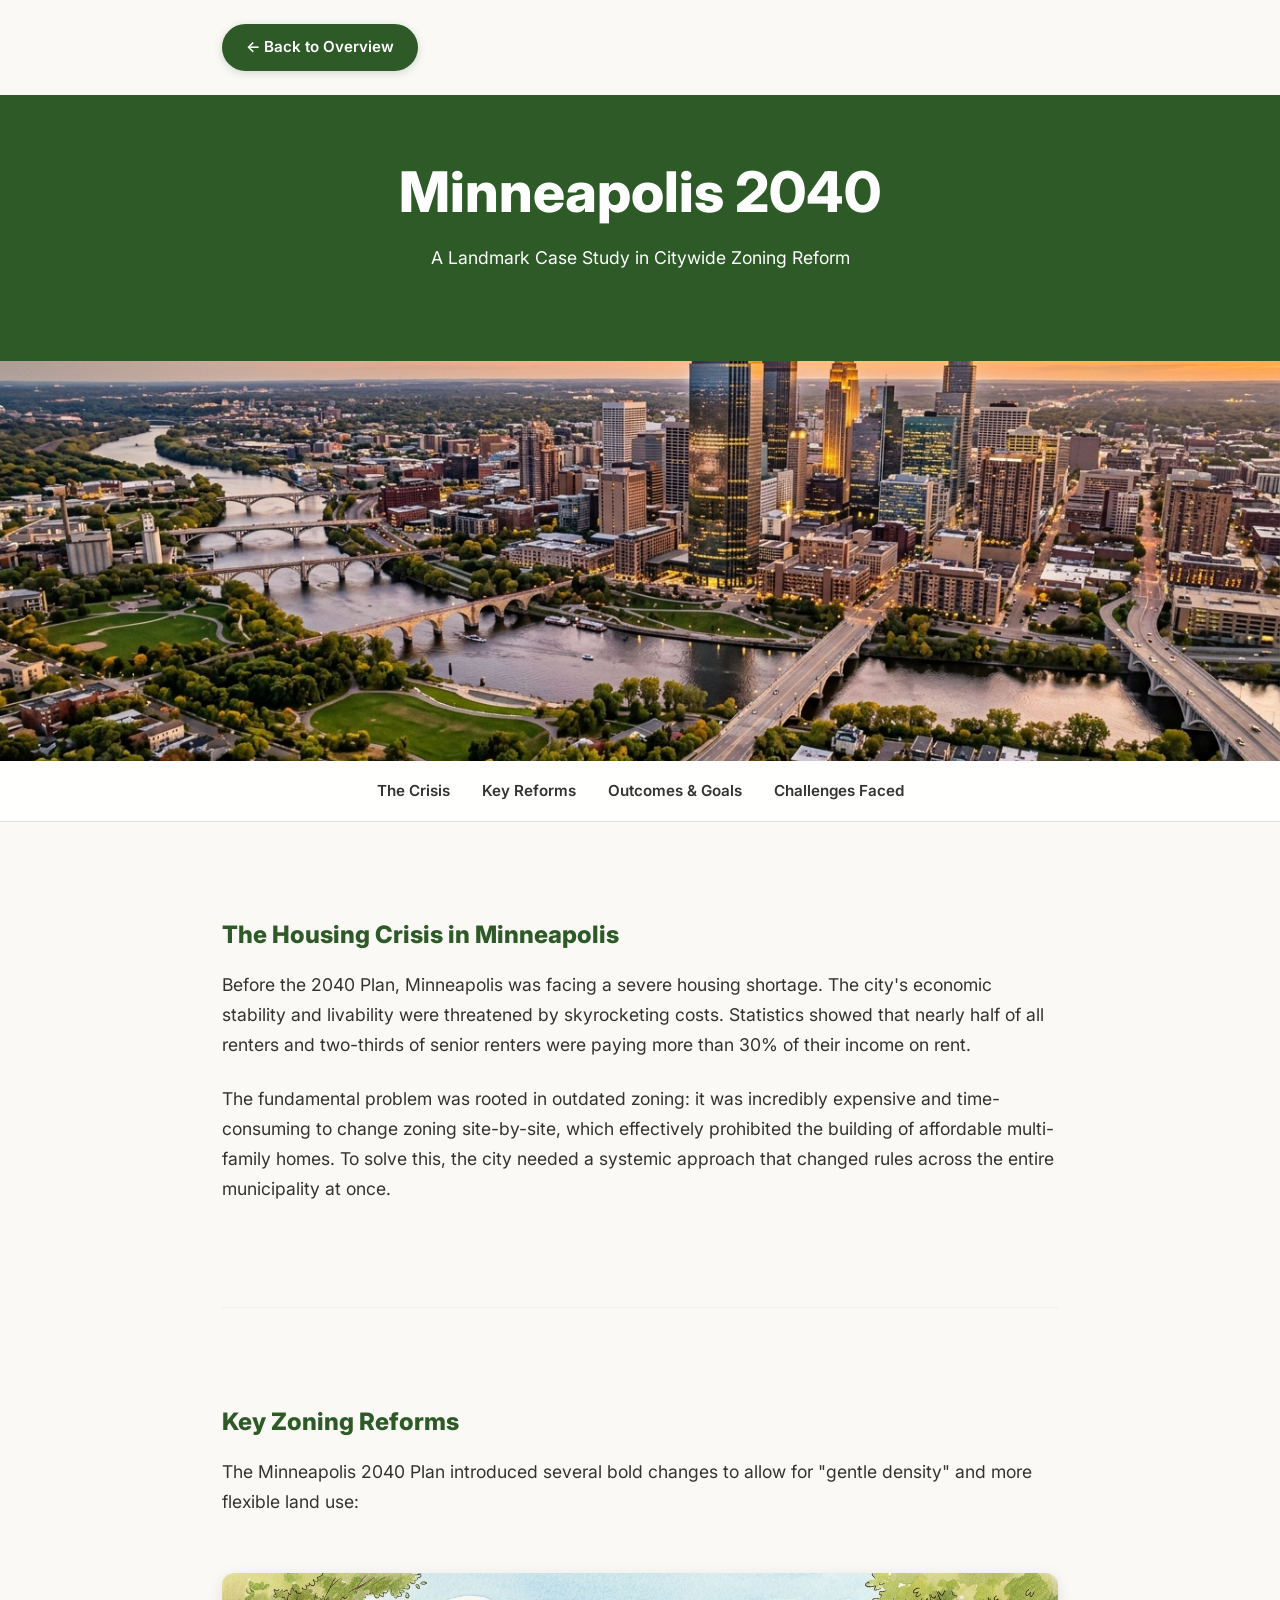
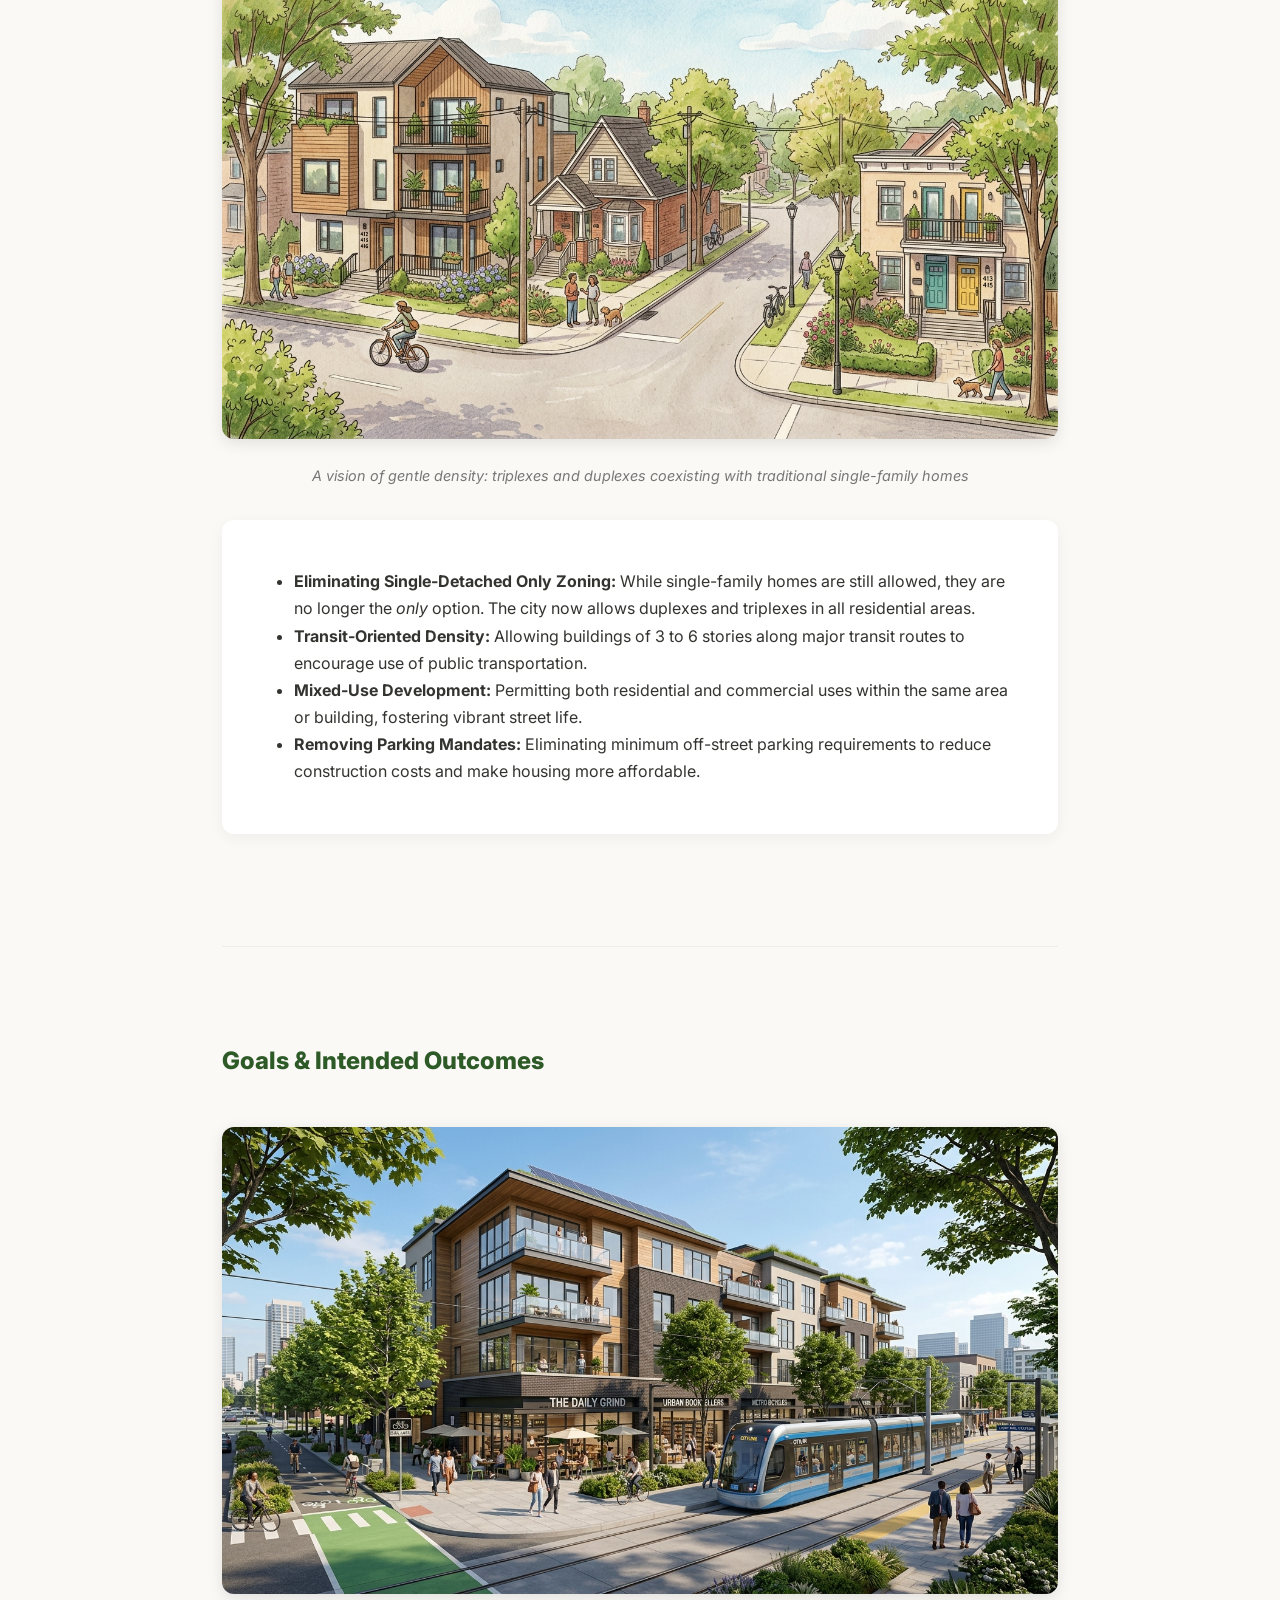
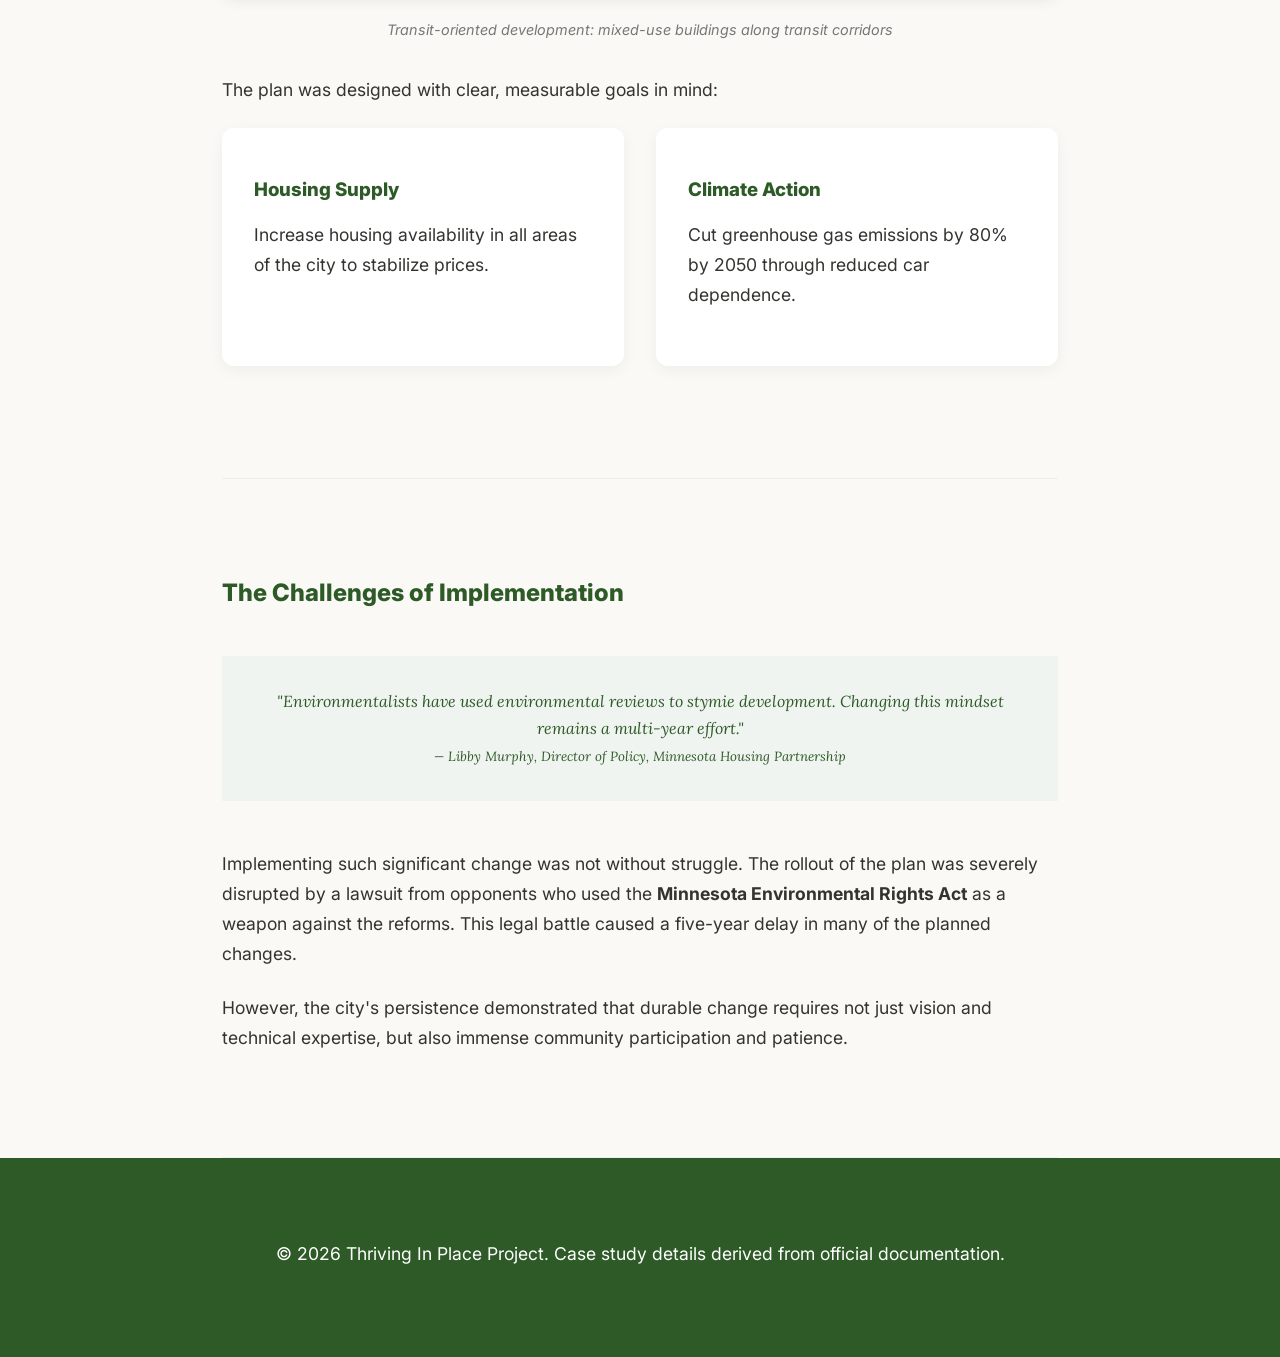
<file: minneapolis.html>
<!DOCTYPE html>
<html lang="en">
<head>
    <meta charset="UTF-8">
    <meta name="viewport" content="width=device-width, initial-scale=1.0">
    <title>Minneapolis 2040 | Case Study in Zoning Reform</title>
    <link rel="preconnect" href="https://fonts.googleapis.com">
    <link rel="preconnect" href="https://fonts.gstatic.com" crossorigin>
    <link href="https://fonts.googleapis.com/css2?family=Inter:wght@400;600;800&family=Lora:ital,wght@0,400;0,700;1,400&display=swap" rel="stylesheet">
    <style>
        :root {
            --color-primary: #2d5a27; /* Forest Green */
            --color-secondary: #e2725b; /* Terracotta Accent */
            --color-bg: #faf9f6; /* Off-white/Cream */
            --color-text: #333330; /* Dark Charcoal */
            --color-accent-light: #e8ede9; /* Very light green */
            --color-white: #ffffff;
        }

        * {
            box-sizing: border-box;
            scroll-behavior: smooth;
        }

        body {
            margin: 0;
            padding: 0;
            font-family: 'Inter', sans-serif;
            line-height: 1.7;
            color: var(--color-text);
            background-color: var(--color-bg);
        }

        h1, h2, h3 {
            font-family: 'Inter', sans-serif;
            font-weight: 800;
            color: var(--color-primary);
            line-height: 1.2;
        }

        p {
            margin-bottom: 1.5rem;
            font-size: 1.1rem;
        }

        .container {
            max-width: 900px;
            margin: 0 auto;
            padding: 0 2rem;
        }

        header {
            background-color: var(--color-primary);
            color: var(--color-white);
            padding: 4rem 0;
            text-align: center;
        }

        header h1 {
            color: var(--color-white);
            font-size: 3.5rem;
            margin: 0;
        }

        nav {
            position: sticky;
            top: 0;
            background: rgba(255, 255, 255, 0.9);
            backdrop-filter: blur(10px);
            border-bottom: 1px solid #ddd;
            padding: 1rem 0;
            z-index: 1000;
        }

        nav ul {
            list-style: none;
            margin: 0;
            padding: 0;
            display: flex;
            justify-content: center;
            gap: 2rem;
        }

        nav a {
            text-decoration: none;
            color: var(--color-text);
            font-weight: 600;
            font-size: 0.95rem;
        }

        section {
            padding: 5rem 0;
            border-bottom: 1px solid #eee;
        }

        .card {
            background: var(--color-white);
            padding: 2rem;
            border-radius: 12px;
            box-shadow: 0 4px 15px rgba(0,0,0,0.05);
            margin-bottom: 2rem;
        }

        .highlight-box {
            background: var(--color-accent-light);
            border-left: 6px solid var(--color-primary);
            padding: 2rem;
            font-size: 1.2rem;
            margin: 3rem 0;
        }

        blockquote {
            font-family: 'Lora', serif;
            font-style: italic;
            text-align: center;
            padding: 2rem;
            margin: 3rem 0;
            background: #f0f4f0;
            color: var(--color-primary);
        }

        footer {
            background: var(--color-primary);
            color: white;
            padding: 4rem 0;
            text-align: center;
        }

        .back-link {
            display: inline-flex;
            align-items: center;
            gap: 0.5rem;
            margin-top: 1.5rem;
            margin-bottom: 1.5rem;
            padding: 0.65rem 1.5rem;
            text-decoration: none;
            color: var(--color-white);
            background: var(--color-primary);
            font-weight: 600;
            font-size: 0.95rem;
            border-radius: 30px;
            box-shadow: 0 2px 8px rgba(45, 90, 39, 0.2);
            transition: background 0.3s ease, transform 0.2s ease, box-shadow 0.3s ease;
        }

        .back-link:hover {
            background: var(--color-secondary);
            transform: translateY(-2px);
            box-shadow: 0 4px 14px rgba(226, 114, 91, 0.3);
        }

        .benefits-grid {
            display: grid;
            grid-template-columns: repeat(auto-fit, minmax(300px, 1fr));
            gap: 2rem;
        }

        .section-image {
            width: 100%;
            border-radius: 12px;
            margin: 2rem 0;
            box-shadow: 0 4px 15px rgba(0,0,0,0.1);
        }

        .hero-image {
            width: 100%;
            max-height: 400px;
            object-fit: cover;
            display: block;
        }

        .image-caption {
            text-align: center;
            font-size: 0.9rem;
            color: #777;
            font-style: italic;
            margin-top: -1rem;
            margin-bottom: 2rem;
        }
    </style>
</head>
<body>

<div class="container">
    <a href="index.html" class="back-link">&larr; Back to Overview</a>
</div>

<header>
    <div class="container">
        <h1>Minneapolis 2040</h1>
        <p>A Landmark Case Study in Citywide Zoning Reform</p>
    </div>
</header>

<img src="assets/minneapolis_skyline.jpg" alt="Aerial view of the Minneapolis skyline at golden hour with the Mississippi River" class="hero-image">

<nav>
    <ul>
        <li><a href="#background">The Crisis</a></li>
        <li><a href="#reforms">Key Reforms</a></li>
        <li><a href="#outcomes">Outcomes & Goals</a></li>
        <li><a href="#challenges">Challenges Faced</a></li>
    </ul>
</nav>

<main class="container">

    <section id="background">
        <h2>The Housing Crisis in Minneapolis</h2>
        <p>Before the 2040 Plan, Minneapolis was facing a severe housing shortage. The city's economic stability and livability were threatened by skyrocketing costs. Statistics showed that nearly half of all renters and two-thirds of senior renters were paying more than 30% of their income on rent.</p>
        <p>The fundamental problem was rooted in outdated zoning: it was incredibly expensive and time-consuming to change zoning site-by-site, which effectively prohibited the building of affordable multi-family homes. To solve this, the city needed a systemic approach that changed rules across the entire municipality at once.</p>
    </section>

    <section id="reforms">
        <h2>Key Zoning Reforms</h2>
        <p>The Minneapolis 2040 Plan introduced several bold changes to allow for "gentle density" and more flexible land use:</p>
        <img src="assets/gentle_density_housing.jpg" alt="Illustration of gentle density housing with triplexes and duplexes alongside single-family homes" class="section-image">
        <p class="image-caption">A vision of gentle density: triplexes and duplexes coexisting with traditional single-family homes</p>
        <div class="card">
            <ul>
                <li><strong>Eliminating Single-Detached Only Zoning:</strong> While single-family homes are still allowed, they are no longer the <em>only</em> option. The city now allows duplexes and triplexes in all residential areas.</li>
                <li><strong>Transit-Oriented Density:</strong> Allowing buildings of 3 to 6 stories along major transit routes to encourage use of public transportation.</li>
                <li><strong>Mixed-Use Development:</strong> Permitting both residential and commercial uses within the same area or building, fostering vibrant street life.</li>
                <li><strong>Removing Parking Mandates:</strong> Eliminating minimum off-street parking requirements to reduce construction costs and make housing more affordable.</li>
            </ul>
        </div>
    </section>

    <section id="outcomes">
        <h2>Goals & Intended Outcomes</h2>
        <img src="assets/transit_oriented_development.jpg" alt="Transit-oriented development with mixed-use buildings and light rail" class="section-image">
        <p class="image-caption">Transit-oriented development: mixed-use buildings along transit corridors</p>
        <p>The plan was designed with clear, measurable goals in mind:</p>
        <div class="benefits-grid">
            <div class="card">
                <h3>Housing Supply</h3>
                <p>Increase housing availability in all areas of the city to stabilize prices.</p>
            </div>
            <div class="card">
                <h3>Climate Action</h3>
                <p>Cut greenhouse gas emissions by 80% by 2050 through reduced car dependence.</p>
            </div>
        </div>
    </section>

    <section id="challenges">
        <h2>The Challenges of Implementation</h2>
        <blockquote>
            "Environmentalists have used environmental reviews to stymie development. Changing this mindset remains a multi-year effort." 
            <br><small>— Libby Murphy, Director of Policy, Minnesota Housing Partnership</small>
        </blockquote>
        <p>Implementing such significant change was not without struggle. The rollout of the plan was severely disrupted by a lawsuit from opponents who used the <strong>Minnesota Environmental Rights Act</strong> as a weapon against the reforms. This legal battle caused a five-year delay in many of the planned changes.</p>
        <p>However, the city's persistence demonstrated that durable change requires not just vision and technical expertise, but also immense community participation and patience.</p>
    </section>

</main>

<footer>
    <div class="container">
        <p>&copy; 2026 Thriving In Place Project. Case study details derived from official documentation.</p>
    </div>
</footer>

</body>
</html>
</file>
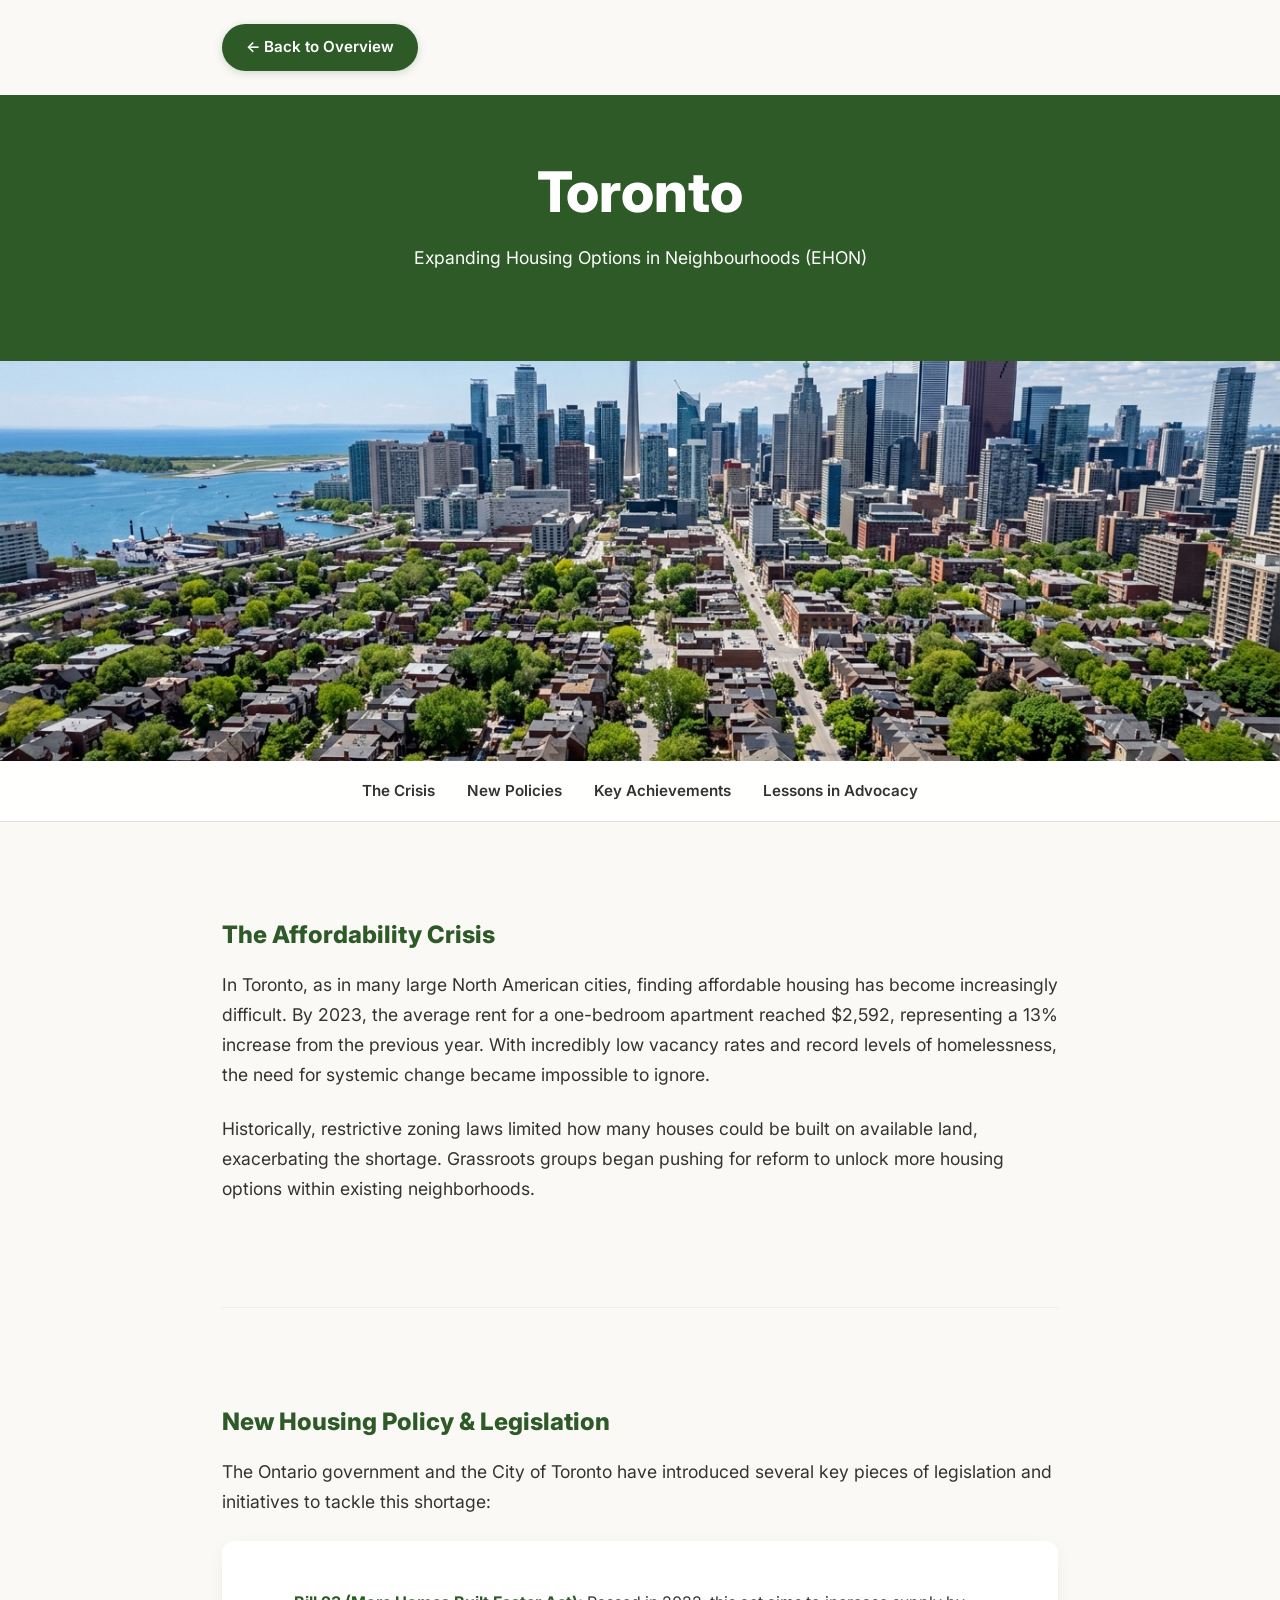
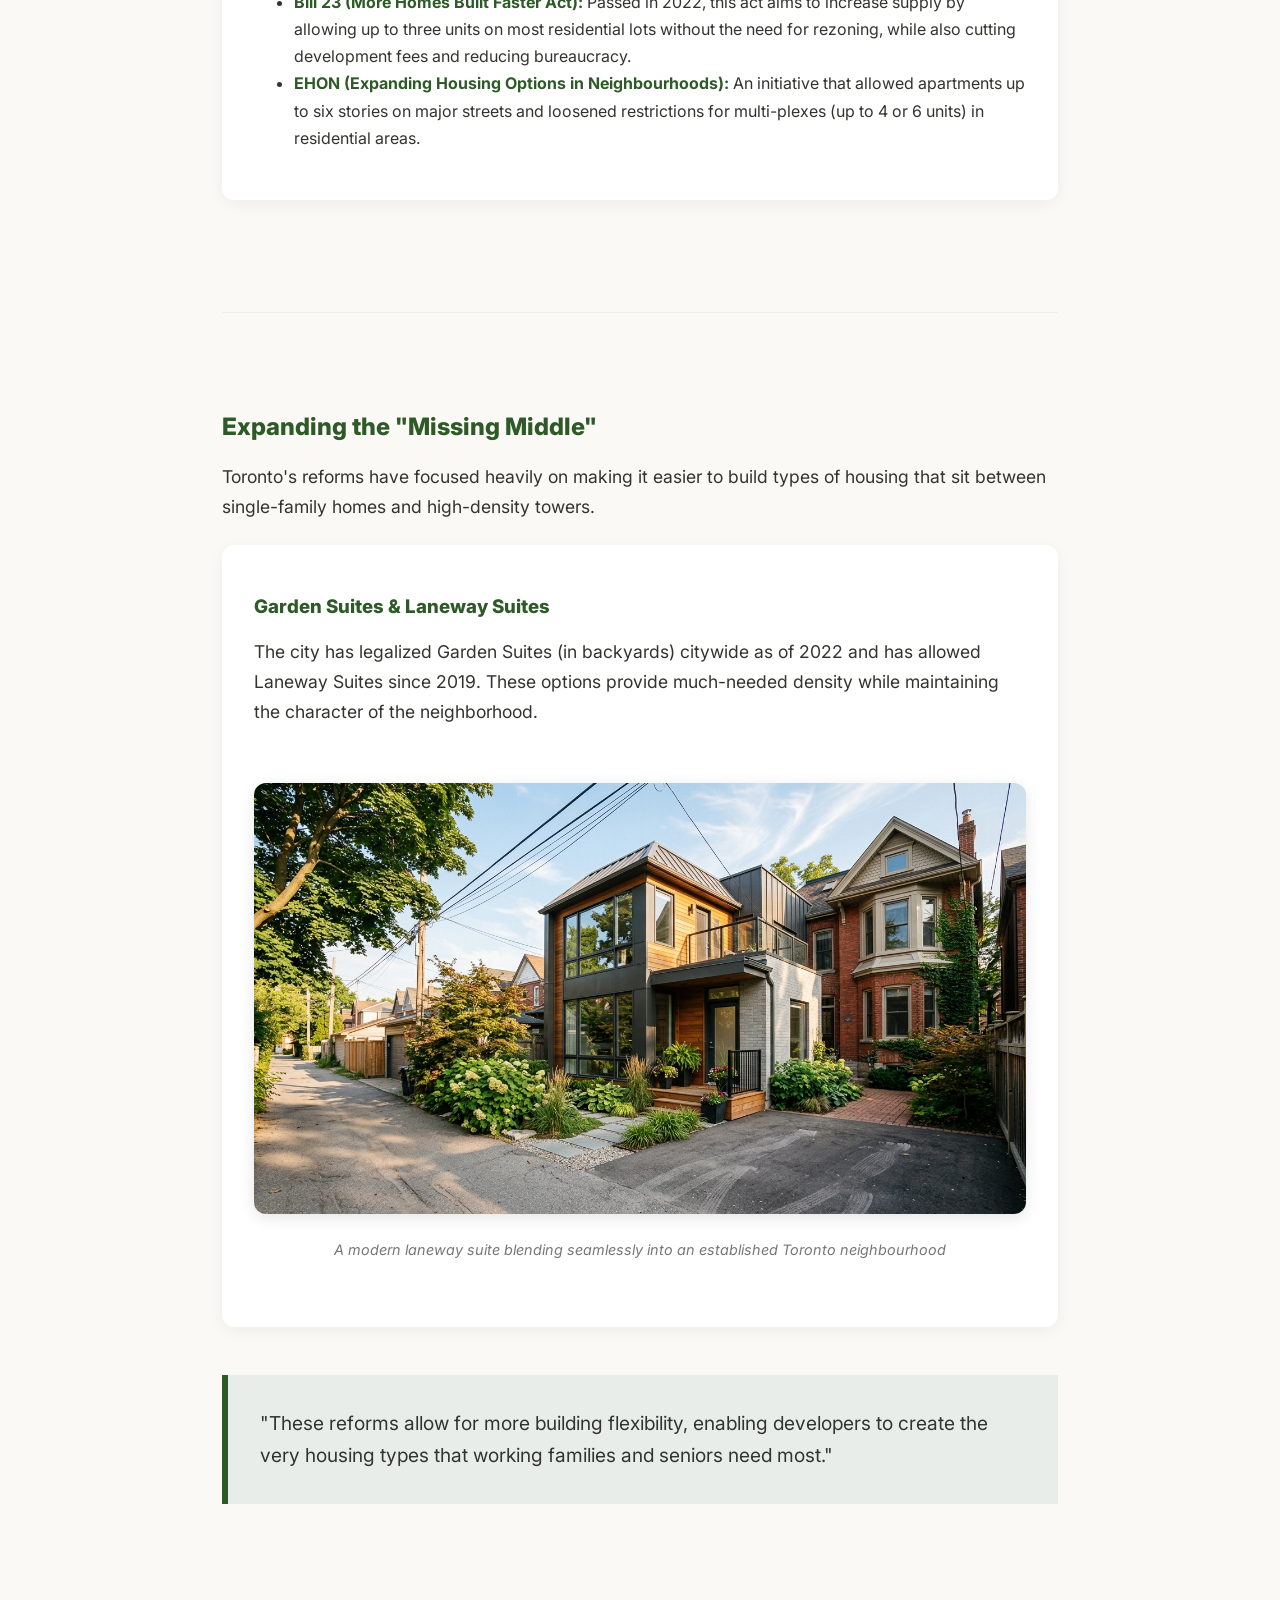
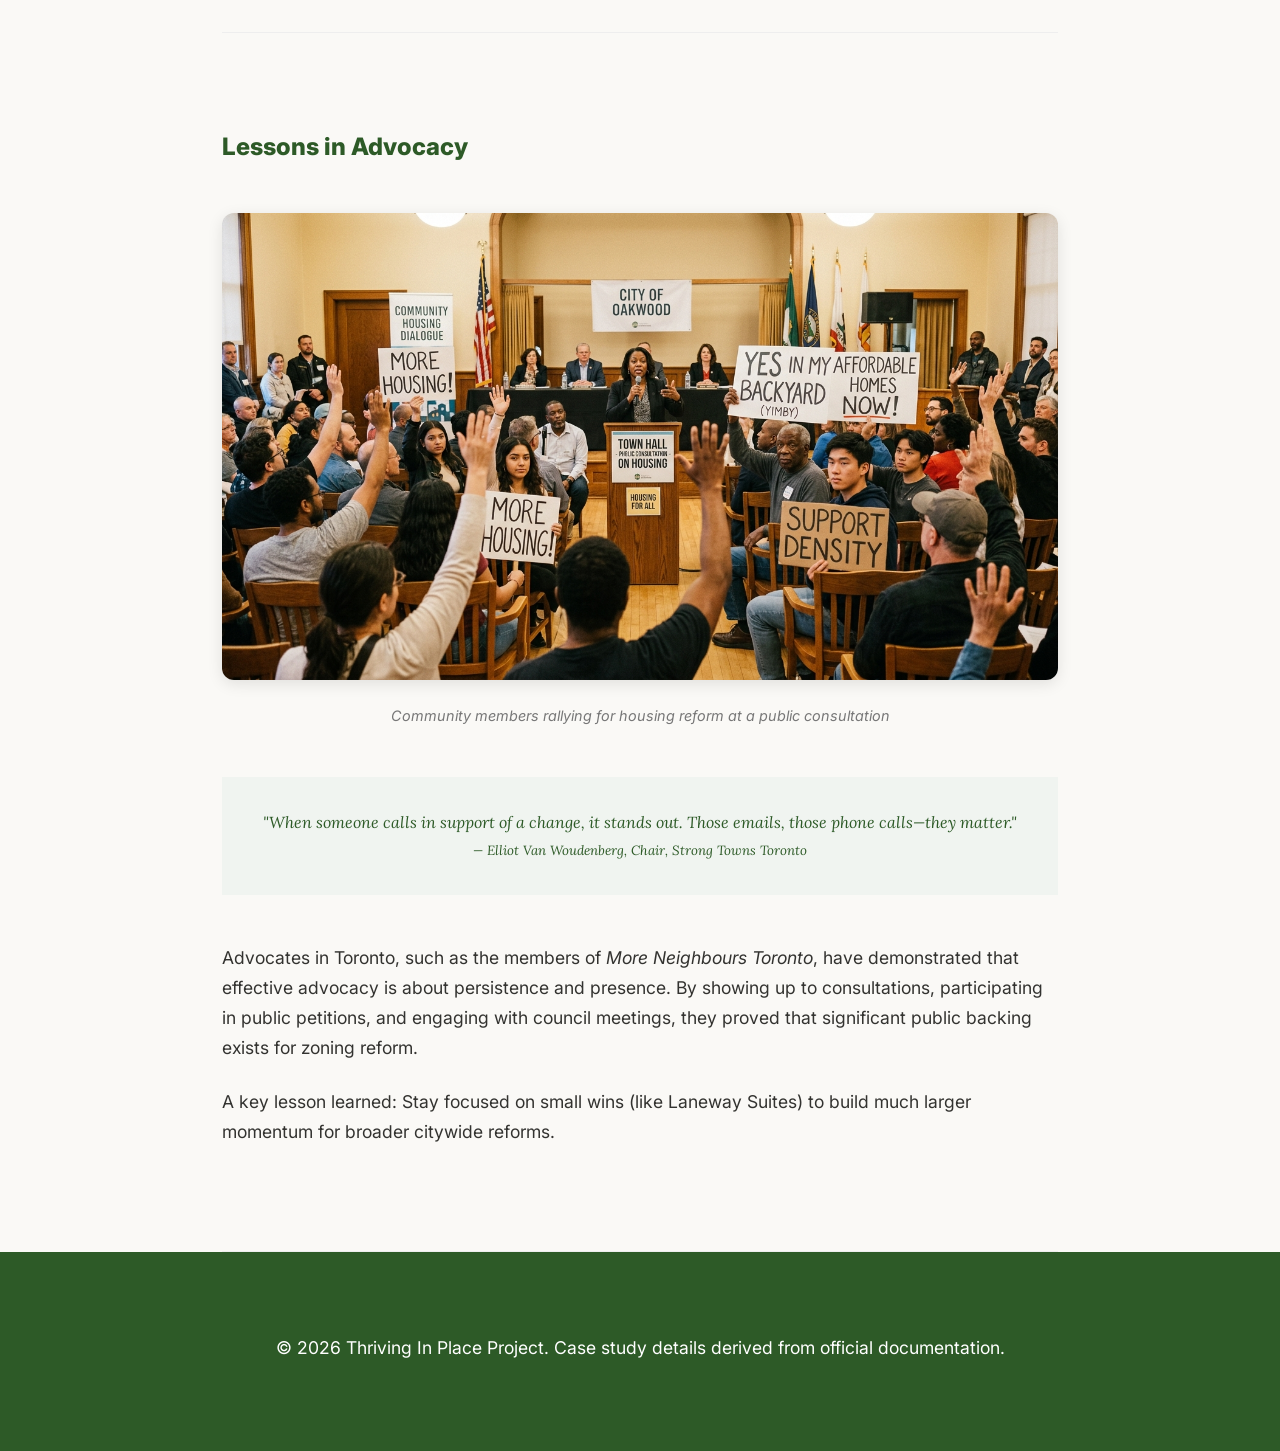
<file: toronto.html>
<!DOCTYPE html>
<html lang="en">
<head>
    <meta charset="UTF-8">
    <meta name="viewport" content="width=device-width, initial-scale=1.0">
    <title>Toronto Zoning Reform | Case Study in Housing Options</title>
    <link rel="preconnect" href="https://fonts.googleapis.com">
    <link rel="preconnect" href="https://fonts.gstatic.com" crossorigin>
    <link href="https://fonts.googleapis.com/css2?family=Inter:wght@400;600;800&family=Lora:ital,wght@0,400;0,700;1,400&display=swap" rel="stylesheet">
    <style>
        :root {
            --color-primary: #2d5a27; /* Forest Green */
            --color-secondary: #e2725b; /* Terracotta Accent */
            --color-bg: #faf9f6; /* Off-white/Cream */
            --color-text: #333330; /* Dark Charcoal */
            --color-accent-light: #e8ede9; /* Very light green */
            --color-white: #ffffff;
        }

        * {
            box-sizing: border-box;
            scroll-behavior: smooth;
        }

        body {
            margin: 0;
            padding: 0;
            font-family: 'Inter', sans-serif;
            line-height: 1.7;
            color: var(--color-text);
            background-color: var(--color-bg);
        }

        h1, h2, h3 {
            font-family: 'Inter', sans-serif;
            font-weight: 800;
            color: var(--color-primary);
            line-height: 1.2;
        }

        p {
            margin-bottom: 1.5rem;
            font-size: 1.1rem;
        }

        .container {
            max-width: 900px;
            margin: 0 auto;
            padding: 0 2rem;
        }

        header {
            background-color: var(--color-primary);
            color: var(--color-white);
            padding: 4rem 0;
            text-align: center;
        }

        header h1 {
            color: var(--color-white);
            font-size: 3.5rem;
            margin: 0;
        }

        nav {
            position: sticky;
            top: 0;
            background: rgba(255, 255, 255, 0.9);
            backdrop-filter: blur(10px);
            border-bottom: 1px solid #ddd;
            padding: 1rem 0;
            z-index: 1000;
        }

        nav ul {
            list-style: none;
            margin: 0;
            padding: 0;
            display: flex;
            justify-content: center;
            gap: 2rem;
        }

        nav a {
            text-decoration: none;
            color: var(--color-text);
            font-weight: 600;
            font-size: 0.95rem;
        }

        section {
            padding: 5rem 0;
            border-bottom: 1px solid #eee;
        }

        .card {
            background: var(--color-white);
            padding: 2rem;
            border-radius: 12px;
            box-shadow: 0 4px 15px rgba(0,0,0,0.05);
            margin-bottom: 2rem;
        }

        .highlight-box {
            background: var(--color-accent-light);
            border-left: 6px solid var(--color-primary);
            padding: 2rem;
            font-size: 1.2rem;
            margin: 3rem 0;
        }

        blockquote {
            font-family: 'Lora', serif;
            font-style: italic;
            text-align: center;
            padding: 2rem;
            margin: 3rem 0;
            background: #f0f4f0;
            color: var(--color-primary);
        }

        footer {
            background: var(--color-primary);
            color: white;
            padding: 4rem 0;
            text-align: center;
        }

        .back-link {
            display: inline-flex;
            align-items: center;
            gap: 0.5rem;
            margin-top: 1.5rem;
            margin-bottom: 1.5rem;
            padding: 0.65rem 1.5rem;
            text-decoration: none;
            color: var(--color-white);
            background: var(--color-primary);
            font-weight: 600;
            font-size: 0.95rem;
            border-radius: 30px;
            box-shadow: 0 2px 8px rgba(45, 90, 39, 0.2);
            transition: background 0.3s ease, transform 0.2s ease, box-shadow 0.3s ease;
        }

        .back-link:hover {
            background: var(--color-secondary);
            transform: translateY(-2px);
            box-shadow: 0 4px 14px rgba(226, 114, 91, 0.3);
        }

        .section-image {
            width: 100%;
            border-radius: 12px;
            margin: 2rem 0;
            box-shadow: 0 4px 15px rgba(0,0,0,0.1);
        }

        .hero-image {
            width: 100%;
            max-height: 400px;
            object-fit: cover;
            display: block;
        }

        .image-caption {
            text-align: center;
            font-size: 0.9rem;
            color: #777;
            font-style: italic;
            margin-top: -1rem;
            margin-bottom: 2rem;
        }
    </style>
</head>
<body>

<div class="container">
    <a href="index.html" class="back-link">&larr; Back to Overview</a>
</div>

<header>
    <div class="container">
        <h1>Toronto</h1>
        <p>Expanding Housing Options in Neighbourhoods (EHON)</p>
    </div>
</header>

<img src="assets/toronto_skyline.jpg" alt="Aerial view of Toronto with residential neighbourhoods and the CN Tower" class="hero-image">

<nav>
    <ul>
        <li><a href="#crisis">The Crisis</a></li>
        <li><a href="#policies">New Policies</a></li>
        <li><a href="#achievements">Key Achievements</a></li>
        <li><a href="#advocacy">Lessons in Advocacy</a></li>
    </ul>
</nav>

<main class="container">

    <section id="crisis">
        <h2>The Affordability Crisis</h2>
        <p>In Toronto, as in many large North American cities, finding affordable housing has become increasingly difficult. By 2023, the average rent for a one-bedroom apartment reached $2,592, representing a 13% increase from the previous year. With incredibly low vacancy rates and record levels of homelessness, the need for systemic change became impossible to ignore.</p>
        <p>Historically, restrictive zoning laws limited how many houses could be built on available land, exacerbating the shortage. Grassroots groups began pushing for reform to unlock more housing options within existing neighborhoods.</p>
    </section>

    <section id="policies">
        <h2>New Housing Policy & Legislation</h2>
        <p>The Ontario government and the City of Toronto have introduced several key pieces of legislation and initiatives to tackle this shortage:</p>
        <div class="card">
            <ul>
                <li><strong style="color: var(--color-primary);">Bill 23 (More Homes Built Faster Act):</strong> Passed in 2022, this act aims to increase supply by allowing up to three units on most residential lots without the need for rezoning, while also cutting development fees and reducing bureaucracy.</li>
                <li><strong style="color: var(--color-primary);">EHON (Expanding Housing Options in Neighbourhoods):</strong> An initiative that allowed apartments up to six stories on major streets and loosened restrictions for multi-plexes (up to 4 or 6 units) in residential areas.</li>
            </ul>
        </div>
    </section>

    <section id="achievements">
        <h2>Expanding the "Missing Middle"</h2>
        <p>Toronto's reforms have focused heavily on making it easier to build types of housing that sit between single-family homes and high-density towers.</p>
        <div class="card">
            <h3>Garden Suites &amp; Laneway Suites</h3>
            <p>The city has legalized Garden Suites (in backyards) citywide as of 2022 and has allowed Laneway Suites since 2019. These options provide much-needed density while maintaining the character of the neighborhood.</p>
            <img src="assets/laneway_garden_suite.jpg" alt="A modern laneway suite next to a traditional Toronto Victorian-style house" class="section-image">
            <p class="image-caption">A modern laneway suite blending seamlessly into an established Toronto neighbourhood</p>
        </div>
        <div class="highlight-box">
            "These reforms allow for more building flexibility, enabling developers to create the very housing types that working families and seniors need most."
        </div>
    </section>

    <section id="advocacy">
        <h2>Lessons in Advocacy</h2>
        <img src="assets/community_advocacy.jpg" alt="Community members at a town hall meeting advocating for housing reform" class="section-image">
        <p class="image-caption">Community members rallying for housing reform at a public consultation</p>
        <blockquote>
            "When someone calls in support of a change, it stands out. Those emails, those phone calls—they matter." 
            <br><small>— Elliot Van Woudenberg, Chair, Strong Towns Toronto</small>
        </blockquote>
        <p>Advocates in Toronto, such as the members of <em>More Neighbours Toronto</em>, have demonstrated that effective advocacy is about persistence and presence. By showing up to consultations, participating in public petitions, and engaging with council meetings, they proved that significant public backing exists for zoning reform.</p>
        <p>A key lesson learned: Stay focused on small wins (like Laneway Suites) to build much larger momentum for broader citywide reforms.</p>
    </section>

</main>

<footer>
    <div class="container">
        <p>&copy; 2026 Thriving In Place Project. Case study details derived from official documentation.</p>
    </div>
</footer>

</body>
</html>
</file>
<file: housing-tool/index.css>
/* Root Styling & Colors */
:root {
    --color-bg-deep: #f5f7f5;
    --color-bg-card: rgba(255, 255, 255, 0.78);
    --color-border: rgba(40, 95, 92, 0.12);
    --color-border-glow: rgba(137, 112, 178, 0.4);
    
    --color-primary: #285f5c;      /* Deep Teal */
    --color-primary-glow: rgba(40, 95, 92, 0.08);
    --color-success: #79cab7;      /* Mint/Teal */
    --color-success-glow: rgba(121, 202, 183, 0.15);
    --color-warning: #d6b14f;      /* Gold/Amber */
    --color-danger: #e76f51;       /* Terracotta/Red-Orange */
    
    --color-text-main: #1b3a38;    /* Dark Teal */
    --color-text-muted: #5c7c7a;   /* Muted Slate-Teal */
    --color-text-dark: #0a1615;    /* Deepest Teal/Black */
    
    --font-sans: 'Inter', system-ui, -apple-system, BlinkMacSystemFont, "Segoe UI", Roboto, sans-serif;
    --font-display: 'Outfit', var(--font-sans);
}

/* Base Body Setup */
* {
    box-sizing: border-box;
    margin: 0;
    padding: 0;
}

body {
    background-color: var(--color-bg-deep);
    color: var(--color-text-main);
    font-family: var(--font-sans);
    line-height: 1.5;
    overflow-x: hidden;
    min-height: 100vh;
    padding: 1rem;
}

/* Background Ambient Glows */
.glow-container {
    position: fixed;
    top: 0;
    left: 0;
    width: 100vw;
    height: 100vh;
    z-index: -1;
    overflow: hidden;
    pointer-events: none;
}

.glow-sphere {
    position: absolute;
    border-radius: 50%;
    filter: blur(130px);
    opacity: 0.35;
}

.glow-green {
    top: 5%;
    right: 5%;
    width: 550px;
    height: 550px;
    background: radial-gradient(circle, #e2e568 0%, transparent 70%);
}

.glow-blue {
    bottom: 5%;
    left: 5%;
    width: 600px;
    height: 600px;
    background: radial-gradient(circle, #dcd0e1 0%, transparent 70%);
}

.glow-purple {
    top: 45%;
    left: 35%;
    width: 450px;
    height: 450px;
    background: radial-gradient(circle, #79cab7 0%, transparent 70%);
    opacity: 0.22;
}

/* App Header */
.app-header {
    max-width: 1400px;
    margin: 0 auto 1.5rem auto;
    padding: 1.5rem;
    background: var(--color-bg-card);
    backdrop-filter: blur(12px);
    -webkit-backdrop-filter: blur(12px);
    border: 1px solid var(--color-border);
    border-radius: 16px;
    box-shadow: 0 8px 30px rgba(40, 95, 92, 0.06);
}

.header-content {
    display: flex;
    justify-content: space-between;
    align-items: center;
    flex-wrap: wrap;
    gap: 1rem;
}

.logo-area {
    display: flex;
    align-items: center;
    gap: 1rem;
}

.logo-icon {
    font-size: 2.2rem;
    background: rgba(40, 95, 92, 0.05);
    padding: 0.5rem;
    border-radius: 12px;
    border: 1px solid rgba(40, 95, 92, 0.1);
}

h1 {
    font-family: var(--font-display);
    font-size: 1.8rem;
    font-weight: 800;
    letter-spacing: -0.025em;
    background: linear-gradient(135deg, var(--color-primary) 30%, #8970b2 100%);
    -webkit-background-clip: text;
    -webkit-text-fill-color: transparent;
}

.subtitle {
    color: var(--color-text-muted);
    font-size: 0.9rem;
    font-weight: 400;
}

.header-tag {
    background: rgba(137, 112, 178, 0.12);
    border: 1px solid rgba(137, 112, 178, 0.3);
    padding: 0.4rem 1rem;
    border-radius: 30px;
    font-size: 0.8rem;
    font-weight: 600;
    color: #8970b2;
    text-transform: uppercase;
    letter-spacing: 0.05em;
}

/* Glassmorphism Card Style */
.glass-card {
    background: var(--color-bg-card);
    backdrop-filter: blur(12px);
    -webkit-backdrop-filter: blur(12px);
    border: 1px solid var(--color-border);
    border-radius: 16px;
    padding: 1.5rem;
    box-shadow: 0 8px 32px 0 rgba(40, 95, 92, 0.06);
    transition: border 0.3s ease, box-shadow 0.3s ease;
}

.glass-card:hover {
    border: 1px solid rgba(40, 95, 92, 0.25);
    box-shadow: 0 12px 40px 0 rgba(40, 95, 92, 0.12);
}

.card-header {
    margin-bottom: 1.25rem;
}

.card-header.flex-header {
    display: flex;
    justify-content: space-between;
    align-items: flex-start;
    flex-wrap: wrap;
    gap: 0.5rem;
}

h2 {
    font-family: var(--font-display);
    font-size: 1.35rem;
    font-weight: 700;
    letter-spacing: -0.01em;
    color: var(--color-primary);
}

.card-subtitle {
    color: var(--color-text-muted);
    font-size: 0.82rem;
    margin-top: 0.2rem;
}

/* Layout Grids */
.simulator-grid {
    display: grid;
    grid-template-columns: 380px 1fr;
    gap: 1.5rem;
    max-width: 1400px;
    margin: 0 auto;
}

.control-panel {
    display: flex;
    flex-direction: column;
    height: fit-content;
}

.visuals-panel {
    display: flex;
    flex-direction: column;
    gap: 1.5rem;
}

/* Forms & Input Controls */
.form-container {
    display: flex;
    flex-direction: column;
    gap: 1.2rem;
}

.form-group {
    display: flex;
    flex-direction: column;
    gap: 0.4rem;
}

.row-group {
    flex-direction: row;
    gap: 0.8rem;
}

.field-item {
    flex: 1;
    display: flex;
    flex-direction: column;
    gap: 0.4rem;
}

label {
    font-size: 0.78rem;
    font-weight: 600;
    color: var(--color-text-muted);
    text-transform: uppercase;
    letter-spacing: 0.05em;
}

select, input[type="text"] {
    background: rgba(255, 255, 255, 0.95);
    border: 1px solid var(--color-border);
    color: var(--color-text-main);
    padding: 0.65rem 0.85rem;
    border-radius: 10px;
    font-size: 0.9rem;
    font-family: var(--font-sans);
    outline: none;
    transition: border-color 0.2s, box-shadow 0.2s;
    width: 100%;
}

select:focus, input[type="text"]:focus {
    border-color: var(--color-primary);
    box-shadow: 0 0 0 3px rgba(40, 95, 92, 0.15);
}

.select-wrapper {
    position: relative;
    width: 100%;
}

.select-wrapper::after {
    content: "▼";
    font-size: 0.7rem;
    color: var(--color-text-muted);
    position: absolute;
    right: 0.9rem;
    top: 50%;
    transform: translateY(-50%);
    pointer-events: none;
}

select {
    appearance: none;
    padding-right: 2rem;
}

.divider {
    height: 1px;
    background: rgba(40, 95, 92, 0.08);
    margin: 0.4rem 0;
}

/* Custom Sliders styling */
.slider-header {
    display: flex;
    justify-content: space-between;
    align-items: center;
    font-size: 0.85rem;
}

.slider-val-badge {
    background: rgba(40, 95, 92, 0.08);
    padding: 0.2rem 0.6rem;
    border-radius: 30px;
    font-size: 0.78rem;
    font-weight: 700;
    color: var(--color-primary);
}

.custom-slider {
    -webkit-appearance: none;
    appearance: none;
    width: 100%;
    height: 6px;
    background: rgba(40, 95, 92, 0.12);
    border-radius: 4px;
    outline: none;
    margin: 0.5rem 0;
}

.custom-slider::-webkit-slider-thumb {
    -webkit-appearance: none;
    width: 18px;
    height: 18px;
    border-radius: 50%;
    background: var(--color-primary);
    cursor: pointer;
    box-shadow: 0 0 10px rgba(40, 95, 92, 0.25);
    transition: background 0.2s, transform 0.1s;
}

.custom-slider::-webkit-slider-thumb:hover {
    background: #337a76;
    transform: scale(1.15);
}

.slider-labels {
    display: flex;
    justify-content: space-between;
    font-size: 0.7rem;
    color: var(--color-text-muted);
}

/* Info Row density info */
.info-row {
    flex-direction: row;
    justify-content: space-between;
    align-items: center;
    background: rgba(40, 95, 92, 0.04);
    padding: 0.6rem 0.8rem;
    border-radius: 10px;
    font-size: 0.82rem;
}

.density-val {
    color: var(--color-success);
}

/* Climate parameters Readout Panel */
.model-readout {
    display: flex;
    flex-direction: column;
    gap: 0.75rem;
    background: rgba(40, 95, 92, 0.03);
    padding: 1rem;
    border-radius: 12px;
    border: 1px solid rgba(40, 95, 92, 0.08);
}

.readout-item {
    display: flex;
    justify-content: space-between;
    font-size: 0.82rem;
}

.readout-label {
    color: var(--color-text-muted);
}

.readout-val {
    color: var(--color-primary);
}

/* Visualizer Card Map Container */
.map-card {
    display: flex;
    flex-direction: column;
    padding: 1.25rem;
}

.stage-badge {
    background: var(--color-primary-glow);
    border: 1px solid var(--color-primary);
    padding: 0.3rem 0.8rem;
    border-radius: 8px;
    font-size: 0.78rem;
    font-weight: 700;
    font-family: var(--font-display);
    color: var(--color-primary);
    transition: all 0.3s ease;
}

.map-container {
    width: 100%;
    aspect-ratio: 16/10;
    background: #eef1ef;
    border-radius: 12px;
    overflow: hidden;
    position: relative;
    border: 1px solid var(--color-border);
}

#neighborhood-svg {
    width: 100%;
    height: 100%;
    display: block;
}

/* Isometric Map Styles & Morphing classes */
.map-label {
    font-family: var(--font-sans);
    font-weight: bold;
    font-size: 8px;
    fill: #ffffff;
    pointer-events: none;
    text-anchor: middle;
    filter: drop-shadow(1px 1px 1px #000);
}

.map-label-small {
    font-family: var(--font-sans);
    font-size: 6px;
    fill: var(--color-text-muted);
    pointer-events: none;
    text-anchor: middle;
}

.highlight-text {
    fill: #8970b2;
}

/* Base states for stage modifications */
.stage-2-up, .stage-3-up, .stage-4-up {
    opacity: 0;
    pointer-events: none;
    transform: translateY(12px);
    transition: opacity 0.5s cubic-bezier(0.16, 1, 0.3, 1), transform 0.5s cubic-bezier(0.16, 1, 0.3, 1);
}

/* Default visible things that fade out later */
.stage-1-only, .stage-1-or-2, .stage-3-down, #sidewalk-left-narrow, #sidewalk-right-narrow {
    transition: opacity 0.5s cubic-bezier(0.16, 1, 0.3, 1), transform 0.5s cubic-bezier(0.16, 1, 0.3, 1);
}

/* Dynamic toggles based on the active stage class applied on the SVG */
.stage-1 .stage-1-only { opacity: 1; pointer-events: auto; transform: translateY(0); }
.stage-1 .stage-1-or-2 { opacity: 1; pointer-events: auto; transform: translateY(0); }
.stage-1 .stage-3-down { opacity: 1; pointer-events: auto; transform: translateY(0); }
.stage-1 #sidewalk-left-narrow { opacity: 1; }
.stage-1 #sidewalk-right-narrow { opacity: 1; }

.stage-2 .stage-1-only { opacity: 0; pointer-events: none; transform: translateY(-10px); }
.stage-2 .stage-1-or-2 { opacity: 1; pointer-events: auto; transform: translateY(0); }
.stage-2 .stage-3-down { opacity: 1; pointer-events: auto; transform: translateY(0); }
.stage-2 .stage-2-up { opacity: 1; pointer-events: auto; transform: translateY(0); }
.stage-2 #sidewalk-left-narrow { opacity: 1; }
.stage-2 #sidewalk-right-narrow { opacity: 1; }

.stage-3 .stage-1-only { opacity: 0; pointer-events: none; transform: translateY(-10px); }
.stage-3 .stage-1-or-2 { opacity: 0; pointer-events: none; transform: translateY(-10px); }
.stage-3 .stage-3-down { opacity: 1; pointer-events: auto; transform: translateY(0); }
.stage-3 .stage-2-up { opacity: 1; pointer-events: auto; transform: translateY(0); }
.stage-3 .stage-3-up { opacity: 1; pointer-events: auto; transform: translateY(0); }
.stage-3 #sidewalk-left-narrow { opacity: 0; pointer-events: none; }
.stage-3 #sidewalk-right-narrow { opacity: 1; }

.stage-4 .stage-1-only { opacity: 0; pointer-events: none; transform: translateY(-10px); }
.stage-4 .stage-1-or-2 { opacity: 0; pointer-events: none; transform: translateY(-10px); }
.stage-4 .stage-3-down { opacity: 0; pointer-events: none; transform: translateY(-10px); }
.stage-4 .stage-2-up { opacity: 1; pointer-events: auto; transform: translateY(0); }
.stage-4 .stage-3-up { opacity: 1; pointer-events: auto; transform: translateY(0); }
.stage-4 .stage-4-up { opacity: 1; pointer-events: auto; transform: translateY(0); }
.stage-4 #sidewalk-left-narrow { opacity: 0; pointer-events: none; }
.stage-4 #sidewalk-right-narrow { opacity: 0; pointer-events: none; }

/* Continuous Stage Slider Control area */
.zoning-control-bar {
    margin-top: 1.2rem;
    background: rgba(40, 95, 92, 0.03);
    padding: 1rem;
    border-radius: 12px;
    border: 1px solid rgba(40, 95, 92, 0.08);
}

.slider-header-wrapper {
    display: flex;
    justify-content: space-between;
    align-items: center;
    flex-wrap: wrap;
    gap: 0.5rem;
    margin-bottom: 0.5rem;
}

.control-label-text {
    font-size: 0.78rem;
    font-weight: 600;
    color: var(--color-text-muted);
    text-transform: uppercase;
    letter-spacing: 0.05em;
}

.stage-description {
    font-size: 0.85rem;
    font-weight: 700;
    color: var(--color-primary);
}

/* Custom Zoning Slider color classes */
.stage-slider-color {
    height: 8px;
    background: linear-gradient(to right, #d6b14f, #79cab7, #8970b2, #e2e568);
}

.custom-slider.stage-slider-color::-webkit-slider-thumb {
    width: 22px;
    height: 22px;
    background: #ffffff;
    box-shadow: 0 2px 10px rgba(40, 95, 92, 0.2);
    border: 2px solid var(--color-bg-deep);
}

.stage-ticks {
    display: flex;
    justify-content: space-between;
    margin-top: 0.6rem;
    gap: 0.4rem;
}

.tick-btn {
    flex: 1;
    background: rgba(40, 95, 92, 0.03);
    border: 1px solid var(--color-border);
    color: var(--color-text-muted);
    padding: 0.4rem 0.2rem;
    border-radius: 8px;
    cursor: pointer;
    display: flex;
    flex-direction: column;
    align-items: center;
    font-family: var(--font-sans);
    transition: all 0.2s ease;
}

.tick-btn:hover {
    background: rgba(40, 95, 92, 0.08);
    color: var(--color-text-dark);
}

.tick-btn[data-stage="1"].active {
    background: #d6b14f;
    border-color: #d6b14f;
    color: #ffffff;
    box-shadow: 0 4px 12px rgba(214, 177, 79, 0.3);
}

.tick-btn[data-stage="2"].active {
    background: #79cab7;
    border-color: #79cab7;
    color: #ffffff;
    box-shadow: 0 4px 12px rgba(121, 202, 183, 0.3);
}

.tick-btn[data-stage="3"].active {
    background: #8970b2;
    border-color: #8970b2;
    color: #ffffff;
    box-shadow: 0 4px 12px rgba(137, 112, 178, 0.3);
}

.tick-btn[data-stage="4"].active {
    background: #e2e568;
    border-color: #e2e568;
    color: #1b3a38;
    box-shadow: 0 4px 12px rgba(226, 229, 104, 0.4);
}

.tick-num {
    font-size: 0.9rem;
    font-weight: 700;
}

.tick-label {
    font-size: 0.65rem;
    margin-top: 0.1rem;
    text-transform: uppercase;
    letter-spacing: 0.03em;
    text-align: center;
}

/* Narrative text card styling */
.narrative-card {
    padding: 1.2rem 1.5rem;
}

.narrative-card h3 {
    font-family: var(--font-display);
    font-size: 1rem;
    color: var(--color-primary);
    margin-bottom: 0.4rem;
}

.narrative-text {
    font-size: 0.88rem;
    color: var(--color-text-main);
    line-height: 1.6;
}

/* Metrics Dashboard Grid */
.metrics-grid {
    display: grid;
    grid-template-columns: repeat(auto-fit, minmax(200px, 1fr));
    gap: 1rem;
}

.span-2 {
    grid-column: span 2;
}

@media (max-width: 900px) {
    .span-2 {
        grid-column: span 1;
    }
}

.metric-card {
    padding: 1.2rem;
    display: flex;
    flex-direction: column;
    justify-content: space-between;
    gap: 0.5rem;
    min-height: 110px;
}

.metric-header {
    display: flex;
    align-items: center;
    gap: 0.5rem;
}

.metric-icon {
    font-size: 1.25rem;
}

.metric-label {
    font-size: 0.78rem;
    font-weight: 600;
    color: var(--color-text-muted);
    text-transform: uppercase;
    letter-spacing: 0.05em;
}

.metric-val {
    font-family: var(--font-display);
    font-size: 1.6rem;
    font-weight: 800;
    color: var(--color-text-main);
}

.metric-sub {
    font-size: 0.75rem;
    color: var(--color-text-muted);
    font-weight: 500;
}

/* Highlight metrics details (emissions savings) */
.highlight-metric-card {
    background: linear-gradient(135deg, rgba(121, 202, 183, 0.12) 0%, rgba(137, 112, 178, 0.12) 100%);
    border: 1px solid rgba(121, 202, 183, 0.35);
}

.highlight-metric-card:hover {
    border: 1px solid rgba(121, 202, 183, 0.55);
    box-shadow: 0 12px 40px 0 rgba(40, 95, 92, 0.1);
}

.metric-flex {
    display: flex;
    justify-content: space-between;
    align-items: center;
    width: 100%;
}

.metric-comparison {
    display: flex;
    align-items: center;
    gap: 0.6rem;
    margin: 0.2rem 0;
}

.metric-comparison.inline {
    display: inline-flex;
}

.metric-val.current {
    font-size: 1.3rem;
    color: var(--color-text-muted);
    text-decoration: line-through;
    font-weight: 500;
}

.metric-arrow {
    font-size: 1.1rem;
    color: var(--color-text-muted);
}

.metric-val.proposed {
    font-size: 1.8rem;
    color: var(--color-primary);
    font-weight: 850;
}

.emissions-badge-status {
    background: rgba(121, 202, 183, 0.15);
    border: 1px solid rgba(121, 202, 183, 0.35);
    padding: 0.5rem 1rem;
    border-radius: 12px;
    text-align: center;
    display: flex;
    flex-direction: column;
    justify-content: center;
}

.eco-score-title {
    font-size: 0.62rem;
    font-weight: 700;
    color: var(--color-primary);
    text-transform: uppercase;
    letter-spacing: 0.05em;
}

.eco-score-val {
    font-family: var(--font-display);
    font-size: 1.4rem;
    font-weight: 800;
    color: var(--color-primary);
    margin: 0.1rem 0;
}

.eco-score-desc {
    font-size: 0.62rem;
    color: var(--color-text-muted);
}

.text-white {
    color: var(--color-text-main) !important;
}

.text-white-muted {
    color: var(--color-text-muted) !important;
}

/* Bottom Grid layout */
.bottom-grid {
    display: grid;
    grid-template-columns: 1fr 1fr;
    gap: 1.5rem;
    max-width: 1400px;
    margin: 1.5rem auto 0 auto;
}

@media (max-width: 960px) {
    .bottom-grid {
        grid-template-columns: 1fr;
    }
}

/* Glossary Layout */
.glossary-layout {
    display: grid;
    grid-template-columns: 180px 1fr;
    gap: 1.2rem;
    margin-top: 0.5rem;
}

@media (max-width: 550px) {
    .glossary-layout {
        grid-template-columns: 1fr;
    }
}

.glossary-term-list {
    display: flex;
    flex-direction: column;
    gap: 0.4rem;
    max-height: 250px;
    overflow-y: auto;
    padding-right: 0.4rem;
}

/* Custom Scrollbar for Glossary term list */
.glossary-term-list::-webkit-scrollbar {
    width: 4px;
}

.glossary-term-list::-webkit-scrollbar-thumb {
    background: rgba(40, 95, 92, 0.15);
    border-radius: 4px;
}

.glossary-term-btn {
    text-align: left;
    background: transparent;
    border: none;
    color: var(--color-text-muted);
    font-size: 0.8rem;
    font-weight: 500;
    padding: 0.45rem 0.6rem;
    border-radius: 6px;
    cursor: pointer;
    transition: all 0.2s ease;
    border-left: 2px solid transparent;
}

.glossary-term-btn:hover {
    background: rgba(40, 95, 92, 0.05);
    color: var(--color-text-dark);
}

.glossary-term-btn.active {
    background: rgba(40, 95, 92, 0.08);
    color: var(--color-primary);
    border-left-color: var(--color-primary);
    font-weight: 600;
}

.glossary-definition-panel {
    background: rgba(40, 95, 92, 0.03);
    border-radius: 12px;
    padding: 1rem 1.25rem;
    border: 1px solid rgba(40, 95, 92, 0.08);
    display: flex;
    flex-direction: column;
    justify-content: center;
    min-height: 180px;
}

#glossary-def-title {
    font-family: var(--font-display);
    font-size: 1.05rem;
    font-weight: 700;
    color: var(--color-primary);
    margin-bottom: 0.5rem;
}

#glossary-def-text {
    font-size: 0.85rem;
    color: var(--color-text-main);
    line-height: 1.6;
}

/* Advocacy Letter styling */
.advocacy-container {
    display: flex;
    flex-direction: column;
    gap: 1rem;
    margin-top: 0.5rem;
}

textarea {
    background: rgba(255, 255, 255, 0.95);
    border: 1px solid var(--color-border);
    color: var(--color-text-main);
    padding: 0.75rem 1rem;
    border-radius: 10px;
    font-size: 0.85rem;
    font-family: monospace;
    width: 100%;
    resize: none;
    outline: none;
}

textarea:focus {
    border-color: var(--color-primary);
}

.advocacy-actions {
    display: flex;
    gap: 1rem;
    flex-wrap: wrap;
}

.action-btn {
    flex: 1;
    min-width: 150px;
    padding: 0.75rem 1.2rem;
    font-size: 0.88rem;
    font-weight: 600;
    font-family: var(--font-sans);
    border: none;
    border-radius: 10px;
    cursor: pointer;
    text-align: center;
    text-decoration: none;
    display: inline-block;
    transition: all 0.2s ease;
}

.primary-btn {
    background: var(--color-primary);
    color: #ffffff;
    box-shadow: 0 4px 14px rgba(40, 95, 92, 0.25);
}

.primary-btn:hover {
    background: #1b3a38;
    box-shadow: 0 6px 20px rgba(40, 95, 92, 0.35);
    transform: translateY(-1px);
}

.secondary-btn {
    background: rgba(40, 95, 92, 0.05);
    border: 1px solid var(--color-border);
    color: var(--color-primary);
}

.secondary-btn:hover {
    background: rgba(40, 95, 92, 0.12);
    color: var(--color-text-dark);
    transform: translateY(-1px);
}

/* App Footer styling */
.app-footer {
    max-width: 1400px;
    margin: 2rem auto 1rem auto;
    text-align: center;
    font-size: 0.75rem;
    color: var(--color-text-muted);
}

/* Animations for Mobile Vehicles/Cyclists/Walkers inside the SVG */

@keyframes drive-up-right {
    0% { transform: translate(-50px, 312.5px); }
    100% { transform: translate(850px, 87.5px); }
}

@keyframes drive-down-left {
    0% { transform: translate(850px, 112.5px); }
    100% { transform: translate(-50px, 337.5px); }
}

@keyframes bike-ride-right {
    0% { transform: translate(-50px, 292px); }
    100% { transform: translate(850px, 67px); }
}

@keyframes pedestrian-walk-left {
    0% { transform: translate(180px, 320px); }
    50% { transform: translate(320px, 285px); }
    100% { transform: translate(180px, 320px); }
}

.anim-car-1 {
    animation: drive-up-right 12s linear infinite;
}

.anim-car-2 {
    animation: drive-down-left 9s linear infinite;
}

.anim-bike-1 {
    animation: bike-ride-right 18s linear infinite;
}

.anim-walker-1 {
    animation: pedestrian-walk-left 22s linear infinite;
}

/* Responsive Styles */
@media (max-width: 1100px) {
    .simulator-grid {
        grid-template-columns: 1fr;
    }
}

/* Back link and Header Actions */
.header-actions {
    display: flex;
    align-items: center;
    gap: 1rem;
}

.back-link {
    display: inline-flex;
    align-items: center;
    gap: 0.5rem;
    padding: 0.65rem 1.5rem;
    text-decoration: none;
    color: #ffffff !important;
    background: #2d5a27;
    font-family: 'Inter', sans-serif;
    font-weight: 600;
    font-size: 0.95rem;
    border-radius: 30px;
    box-shadow: 0 2px 8px rgba(45, 90, 39, 0.2);
    transition: background 0.3s ease, transform 0.2s ease, box-shadow 0.3s ease;
}

.back-link:hover {
    background: #e2725b;
    transform: translateY(-2px);
    box-shadow: 0 4px 14px rgba(226, 114, 91, 0.3);
}
</file>
